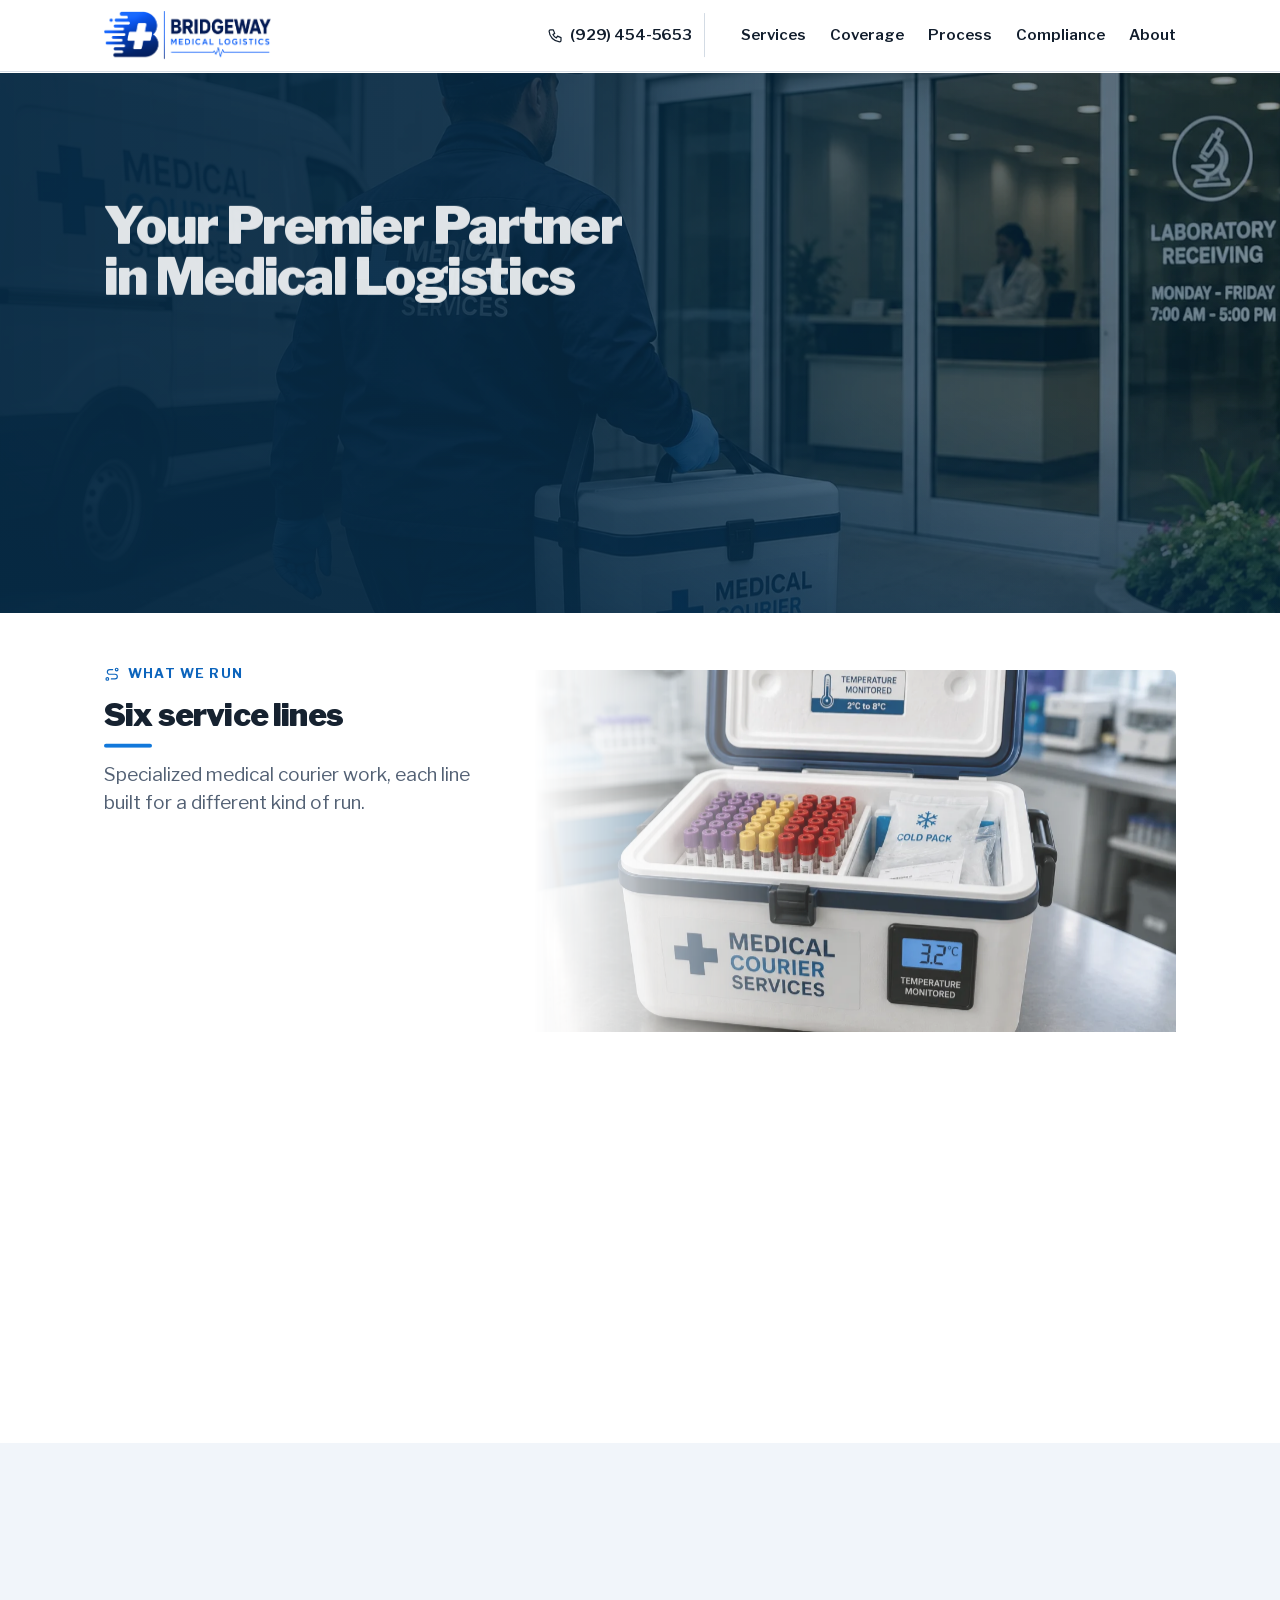
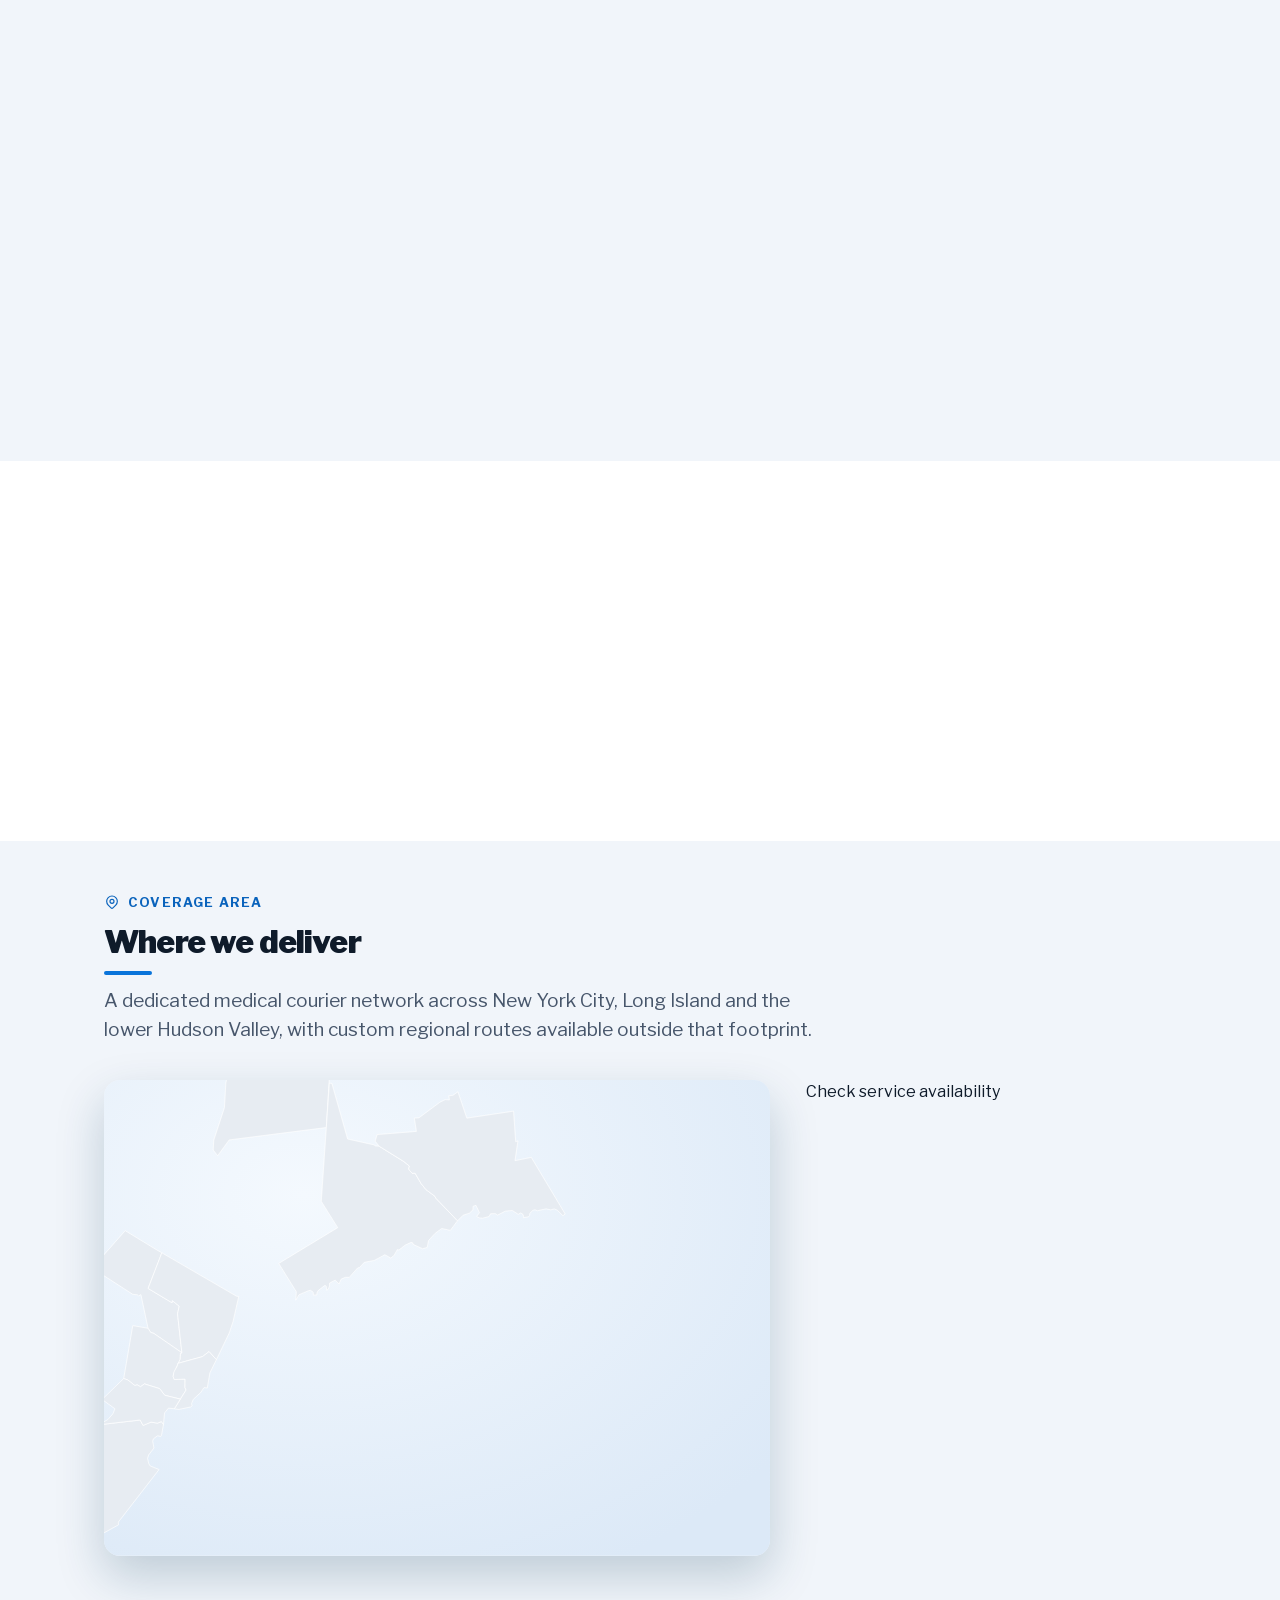
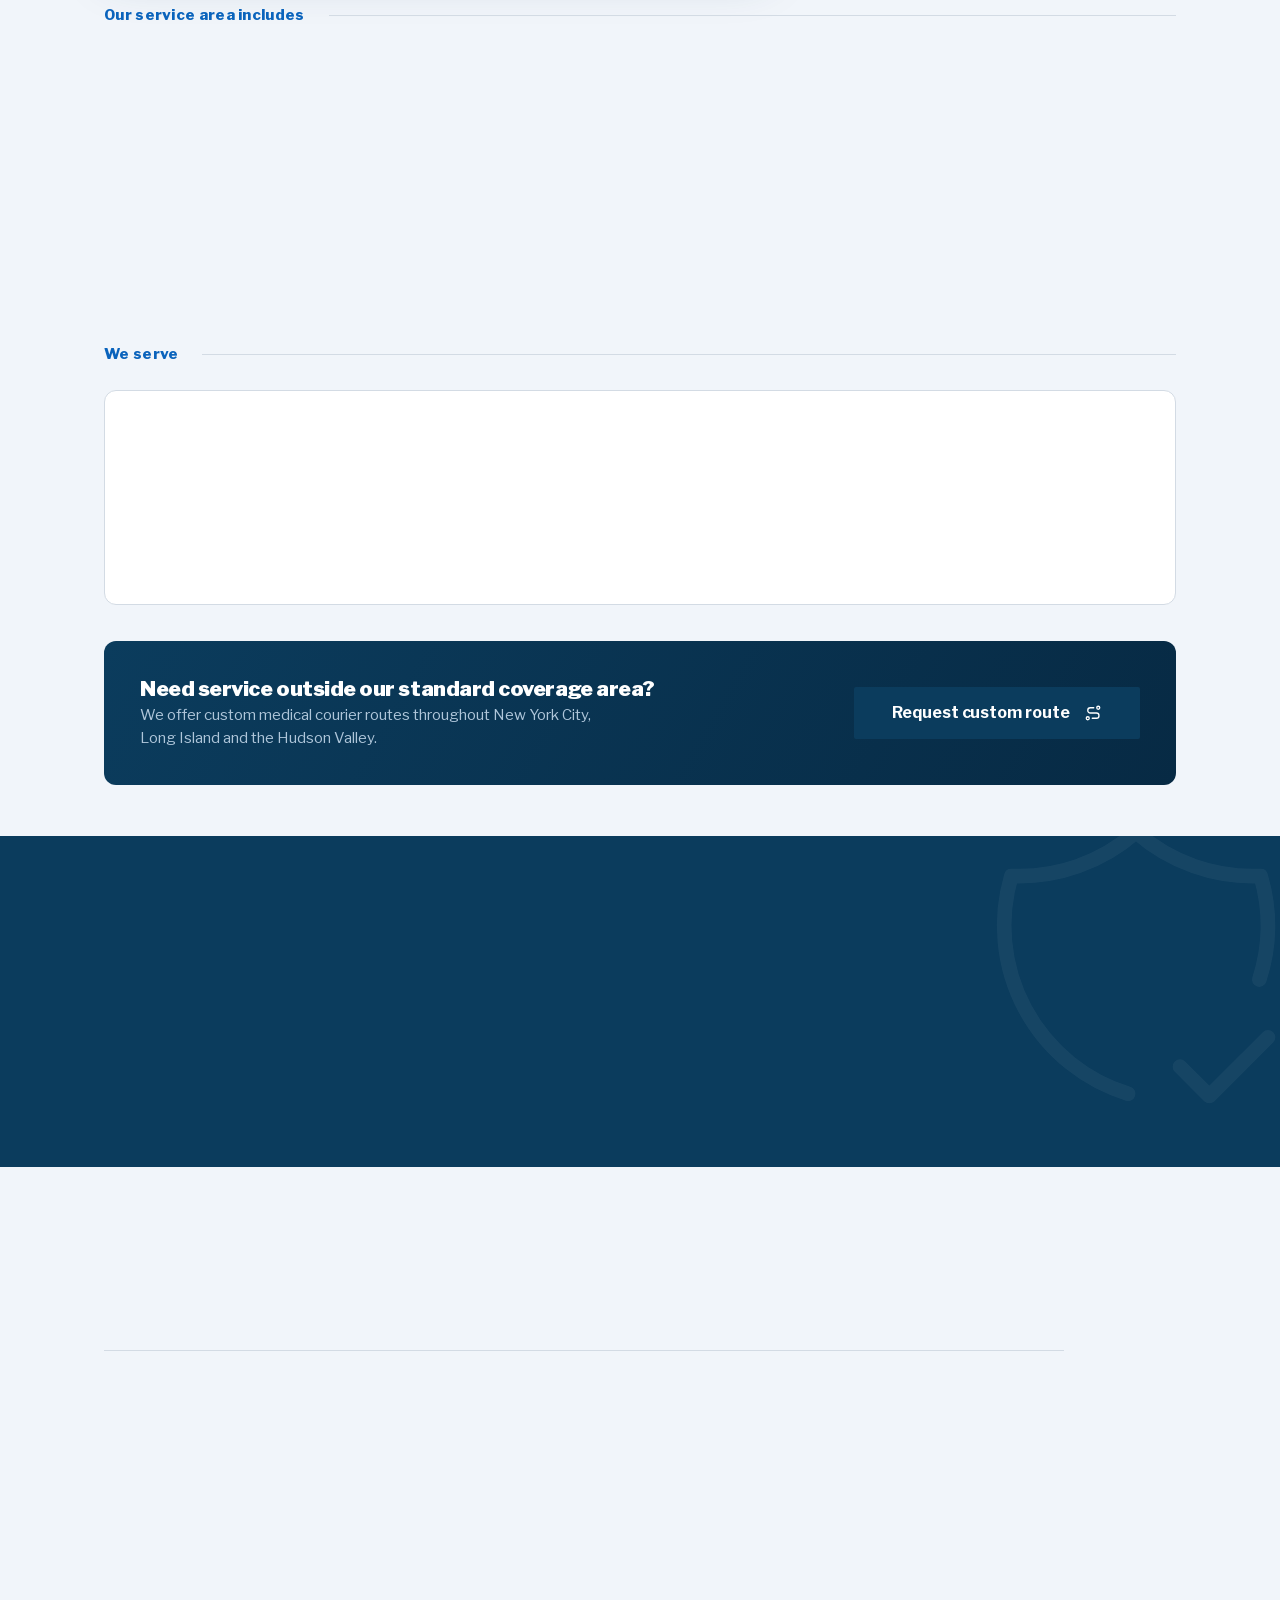
<file: index.html>
<!DOCTYPE html>
<html lang="en">
<head>
<meta charset="utf-8">
<meta name="viewport" content="width=device-width, initial-scale=1">

<title>Bridgeway Medical Logistics | Medical Courier, NYC and Long Island</title>
<meta name="description" content="B2B medical courier for labs, clinics, hospital systems and pharmacies across New York City, Long Island and the Hudson Valley. STAT specimen transport, scheduled lab routes, cold-chain pharma, records under chain of custody.">
<link rel="canonical" href="https://bridgewayml.com/">

<!-- ==========================================================================
     TWO KINDS OF CONTENT ON THIS PAGE. THE DIFFERENCE MATTERS.

     1. FACTS ABOUT THE WORK. Regulatory citations, temperature classes,
        packaging requirements, geography. Independently verifiable and true
        regardless of how Bridgeway operates. These ship as written.

     2. CLAIMS ABOUT BRIDGEWAY. What Joseph holds, does, or commits to.
        Every one is tagged data-verify="pending":

            grep -rn 'data-verify' *.html

        Confirm it, delete the attribute. If it is not true, delete the whole
        element. Never publish an unconfirmed compliance claim to a hospital
        procurement team.

     NOTHING here states an insurance limit, a certification number, a
     response time or a temperature reading that has not been confirmed.
     Those are exactly the numbers a client's procurement file holds you to.

     Domain, phone, email and dispatch address are the client's real
     contact details as of 2026-08-10, not placeholders.
     ========================================================================== -->

<meta property="og:type" content="website">
<meta property="og:site_name" content="Bridgeway Medical Logistics">
<meta property="og:title" content="Bridgeway Medical Logistics | Medical Courier, NYC and Long Island">
<meta property="og:description" content="STAT specimen transport, scheduled lab routes and cold-chain pharma across New York City, Long Island and the Hudson Valley. Documented chain of custody on every run.">
<meta property="og:url" content="https://bridgewayml.com/">
<meta property="og:image" content="https://bridgewayml.com/assets/img/og-cover.jpg">
<meta property="og:image:width" content="1200">
<meta property="og:image:height" content="630">
<meta property="og:image:alt" content="A courier's gloved hands fastening a numbered security seal onto a sealed medical specimen transport cooler at the back of a cargo van.">
<meta name="twitter:card" content="summary_large_image">

<link rel="icon" href="/favicon.svg" type="image/svg+xml">
<link rel="apple-touch-icon" href="/assets/img/apple-touch-icon.png">
<meta name="theme-color" content="#0B3C5D">

<link rel="preload" href="/assets/fonts/librefranklin-var-latin.woff2" as="font" type="font/woff2" crossorigin>
<link rel="stylesheet" href="/assets/css/site.css?v=5">

<!-- Motion boot. Adding the class here (rather than from motion.js) is what
     prevents a flash of un-animated content: the hide rules apply on the very
     first paint. The timeout is the safety net -- if motion.js has not
     confirmed it is alive, the class comes off and the page is simply static
     and complete. Content is never left depending on a script that failed. -->
<script>
  (function () {
    var r = document.documentElement;
    if (window.matchMedia && window.matchMedia('(prefers-reduced-motion: reduce)').matches) return;
    r.classList.add('js-motion');
    setTimeout(function () {
      if (!window.__bwMotionReady) r.classList.remove('js-motion');
    }, 2000);
  })();
</script>
</head>
<body>

<a class="skip" href="#main">Skip to content</a>

<!-- Tabler Icons (MIT). Inlined as one sprite: no extra request, no icon
     font, and no hand-rolled paths. Referenced by id from each section below. -->
<svg class="sprite" aria-hidden="true" focusable="false"><symbol id="i-ambulance" viewBox="0 0 24 24"><path d="M5 17a2 2 0 1 0 4 0a2 2 0 1 0 -4 0" /> <path d="M15 17a2 2 0 1 0 4 0a2 2 0 1 0 -4 0" /> <path d="M5 17h-2v-11a1 1 0 0 1 1 -1h9v12m-4 0h6m4 0h2v-6h-8m0 -5h5l3 5" /> <path d="M6 10h4m-2 -2v4" /></symbol><symbol id="i-calendar-clock" viewBox="0 0 24 24"><path d="M10.5 21h-4.5a2 2 0 0 1 -2 -2v-12a2 2 0 0 1 2 -2h12a2 2 0 0 1 2 2v3" /> <path d="M16 3v4" /> <path d="M8 3v4" /> <path d="M4 11h10" /> <path d="M14 18a4 4 0 1 0 8 0a4 4 0 1 0 -8 0" /> <path d="M18 16.5v1.5l.5 .5" /></symbol><symbol id="i-temperature-snow" viewBox="0 0 24 24"><path d="M4 13.5a4 4 0 1 0 4 0v-8.5a2 2 0 1 0 -4 0v8.5" /> <path d="M4 9h4" /> <path d="M14.75 4l1 2h2.25" /> <path d="M17 4l-3 5l2 3" /> <path d="M20.25 10l-1.25 2l1.25 2" /> <path d="M22 12h-6l-2 3" /> <path d="M18 18h-2.25l-1 2" /> <path d="M17 20l-3 -5h-1" /> <path d="M12 9l2.088 .008" /></symbol><symbol id="i-vaccine-bottle" viewBox="0 0 24 24"><path d="M9 4a1 1 0 0 1 1 -1h4a1 1 0 0 1 1 1v1a1 1 0 0 1 -1 1h-4a1 1 0 0 1 -1 -1l0 -1" /> <path d="M10 6v.98c0 .877 -.634 1.626 -1.5 1.77c-.866 .144 -1.5 .893 -1.5 1.77v8.48a2 2 0 0 0 2 2h6a2 2 0 0 0 2 -2v-8.48c0 -.877 -.634 -1.626 -1.5 -1.77a1.795 1.795 0 0 1 -1.5 -1.77v-.98" /> <path d="M7 12h10" /> <path d="M7 18h10" /> <path d="M11 15h2" /></symbol><symbol id="i-files" viewBox="0 0 24 24"><path d="M15 3v4a1 1 0 0 0 1 1h4" /> <path d="M18 17h-7a2 2 0 0 1 -2 -2v-10a2 2 0 0 1 2 -2h4l5 5v7a2 2 0 0 1 -2 2" /> <path d="M16 17v2a2 2 0 0 1 -2 2h-7a2 2 0 0 1 -2 -2v-10a2 2 0 0 1 2 -2h2" /></symbol><symbol id="i-package" viewBox="0 0 24 24"><path d="M12 3l8 4.5l0 9l-8 4.5l-8 -4.5l0 -9l8 -4.5" /> <path d="M12 12l8 -4.5" /> <path d="M12 12l0 9" /> <path d="M12 12l-8 -4.5" /> <path d="M16 5.25l-8 4.5" /></symbol><symbol id="i-lock" viewBox="0 0 24 24"><path d="M5 13a2 2 0 0 1 2 -2h10a2 2 0 0 1 2 2v6a2 2 0 0 1 -2 2h-10a2 2 0 0 1 -2 -2v-6" /> <path d="M11 16a1 1 0 1 0 2 0a1 1 0 0 0 -2 0" /> <path d="M8 11v-4a4 4 0 1 1 8 0v4" /></symbol><symbol id="i-biohazard" viewBox="0 0 24 24"><path d="M10 12a2 2 0 1 0 4 0a2 2 0 1 0 -4 0" /> <path d="M11.939 14c0 .173 .048 .351 .056 .533l0 .217a4.75 4.75 0 0 1 -4.533 4.745l-.217 0m-4.75 -4.75a4.75 4.75 0 0 1 7.737 -3.693m6.513 8.443a4.75 4.75 0 0 1 -4.69 -5.503l-.06 0m1.764 -2.944a4.75 4.75 0 0 1 7.731 3.477l0 .217m-11.195 -3.813a4.75 4.75 0 0 1 -1.828 -7.624l.164 -.172m6.718 0a4.75 4.75 0 0 1 -1.665 7.798" /></symbol><symbol id="i-box" viewBox="0 0 24 24"><path d="M12 3l8 4.5l0 9l-8 4.5l-8 -4.5l0 -9l8 -4.5" /> <path d="M12 12l8 -4.5" /> <path d="M12 12l0 9" /> <path d="M12 12l-8 -4.5" /></symbol><symbol id="i-clipboard-check" viewBox="0 0 24 24"><path d="M9 5h-2a2 2 0 0 0 -2 2v12a2 2 0 0 0 2 2h10a2 2 0 0 0 2 -2v-12a2 2 0 0 0 -2 -2h-2" /> <path d="M9 5a2 2 0 0 1 2 -2h2a2 2 0 0 1 2 2a2 2 0 0 1 -2 2h-2a2 2 0 0 1 -2 -2" /> <path d="M9 14l2 2l4 -4" /></symbol><symbol id="i-shield-check" viewBox="0 0 24 24"><path d="M11.46 20.846a12 12 0 0 1 -7.96 -14.846a12 12 0 0 0 8.5 -3a12 12 0 0 0 8.5 3a12 12 0 0 1 -.09 7.06" /> <path d="M15 19l2 2l4 -4" /></symbol><symbol id="i-clock-hour-4" viewBox="0 0 24 24"><path d="M3 12a9 9 0 1 0 18 0a9 9 0 1 0 -18 0" /> <path d="M12 12l3 2" /> <path d="M12 7v5" /></symbol><symbol id="i-headset" viewBox="0 0 24 24"><path d="M4 14v-3a8 8 0 1 1 16 0v3" /> <path d="M18 19c0 1.657 -2.686 3 -6 3" /> <path d="M4 14a2 2 0 0 1 2 -2h1a2 2 0 0 1 2 2v3a2 2 0 0 1 -2 2h-1a2 2 0 0 1 -2 -2v-3" /> <path d="M15 14a2 2 0 0 1 2 -2h1a2 2 0 0 1 2 2v3a2 2 0 0 1 -2 2h-1a2 2 0 0 1 -2 -2v-3" /></symbol><symbol id="i-map-pin" viewBox="0 0 24 24"><path d="M9 11a3 3 0 1 0 6 0a3 3 0 0 0 -6 0" /> <path d="M17.657 16.657l-4.243 4.243a2 2 0 0 1 -2.827 0l-4.244 -4.243a8 8 0 1 1 11.314 0" /></symbol><symbol id="i-phone" viewBox="0 0 24 24"><path d="M5 4h4l2 5l-2.5 1.5a11 11 0 0 0 5 5l1.5 -2.5l5 2v4a2 2 0 0 1 -2 2a16 16 0 0 1 -15 -15a2 2 0 0 1 2 -2" /></symbol><symbol id="i-circle-check" viewBox="0 0 24 24"><path d="M3 12a9 9 0 1 0 18 0a9 9 0 1 0 -18 0" /> <path d="M9 12l2 2l4 -4" /></symbol><symbol id="i-hourglass-high" viewBox="0 0 24 24"><path d="M6.5 7h11" /> <path d="M6 20v-2a6 6 0 1 1 12 0v2a1 1 0 0 1 -1 1h-10a1 1 0 0 1 -1 -1" /> <path d="M6 4v2a6 6 0 1 0 12 0v-2a1 1 0 0 0 -1 -1h-10a1 1 0 0 0 -1 1" /></symbol><symbol id="i-snowflake" viewBox="0 0 24 24"><path d="M10 4l2 1l2 -1" /> <path d="M12 2v6.5l3 1.72" /> <path d="M17.928 6.268l.134 2.232l1.866 1.232" /> <path d="M20.66 7l-5.629 3.25l.01 3.458" /> <path d="M19.928 14.268l-1.866 1.232l-.134 2.232" /> <path d="M20.66 17l-5.629 -3.25l-2.99 1.738" /> <path d="M14 20l-2 -1l-2 1" /> <path d="M12 22v-6.5l-3 -1.72" /> <path d="M6.072 17.732l-.134 -2.232l-1.866 -1.232" /> <path d="M3.34 17l5.629 -3.25l-.01 -3.458" /> <path d="M4.072 9.732l1.866 -1.232l.134 -2.232" /> <path d="M3.34 7l5.629 3.25l2.99 -1.738" /></symbol><symbol id="i-thermometer" viewBox="0 0 24 24"><path d="M19 5a2.828 2.828 0 0 1 0 4l-8 8h-4v-4l8 -8a2.828 2.828 0 0 1 4 0" /> <path d="M16 7l-1.5 -1.5" /> <path d="M13 10l-1.5 -1.5" /> <path d="M10 13l-1.5 -1.5" /> <path d="M7 17l-3 3" /></symbol><symbol id="i-route" viewBox="0 0 24 24"><path d="M3 19a2 2 0 1 0 4 0a2 2 0 0 0 -4 0" /> <path d="M19 7a2 2 0 1 0 0 -4a2 2 0 0 0 0 4" /> <path d="M11 19h5.5a3.5 3.5 0 0 0 0 -7h-8a3.5 3.5 0 0 1 0 -7h4.5" /></symbol><symbol id="i-file-check" viewBox="0 0 24 24"><path d="M14 3v4a1 1 0 0 0 1 1h4" /> <path d="M17 21h-10a2 2 0 0 1 -2 -2v-14a2 2 0 0 1 2 -2h7l5 5v11a2 2 0 0 1 -2 2" /> <path d="M9 15l2 2l4 -4" /></symbol><symbol id="i-truck-delivery" viewBox="0 0 24 24"><path d="M5 17a2 2 0 1 0 4 0a2 2 0 1 0 -4 0" /> <path d="M15 17a2 2 0 1 0 4 0a2 2 0 1 0 -4 0" /> <path d="M5 17h-2v-4m-1 -8h11v12m-4 0h6m4 0h2v-6h-8m0 -5h5l3 5" /> <path d="M3 9l4 0" /></symbol><symbol id="i-building-hospital" viewBox="0 0 24 24"><path d="M3 21l18 0" /> <path d="M5 21v-16a2 2 0 0 1 2 -2h10a2 2 0 0 1 2 2v16" /> <path d="M9 21v-4a2 2 0 0 1 2 -2h2a2 2 0 0 1 2 2v4" /> <path d="M10 9l4 0" /> <path d="M12 7l0 4" /></symbol><symbol id="i-microscope" viewBox="0 0 24 24"><path d="M5 21h14" /> <path d="M6 18h2" /> <path d="M7 18v3" /> <path d="M9 11l3 3l6 -6l-3 -3l-6 6" /> <path d="M10.5 12.5l-1.5 1.5" /> <path d="M17 3l3 3" /> <path d="M12 21a6 6 0 0 0 3.715 -10.712" /></symbol><symbol id="i-pill" viewBox="0 0 24 24"><path d="M4.5 12.5l8 -8a4.94 4.94 0 0 1 7 7l-8 8a4.94 4.94 0 0 1 -7 -7" /> <path d="M8.5 8.5l7 7" /></symbol><symbol id="i-stethoscope" viewBox="0 0 24 24"><path d="M6 4h-1a2 2 0 0 0 -2 2v3.5a5.5 5.5 0 0 0 11 0v-3.5a2 2 0 0 0 -2 -2h-1" /> <path d="M8 15a6 6 0 1 0 12 0v-3" /> <path d="M11 3v2" /> <path d="M6 3v2" /> <path d="M18 10a2 2 0 1 0 4 0a2 2 0 1 0 -4 0" /></symbol><symbol id="i-user-square" viewBox="0 0 24 24"><path d="M9 10a3 3 0 1 0 6 0a3 3 0 0 0 -6 0" /> <path d="M6 21v-1a4 4 0 0 1 4 -4h4a4 4 0 0 1 4 4v1" /> <path d="M3 5a2 2 0 0 1 2 -2h14a2 2 0 0 1 2 2v14a2 2 0 0 1 -2 2h-14a2 2 0 0 1 -2 -2v-14" /></symbol><symbol id="i-scissors" viewBox="0 0 24 24"><path d="M3 7a3 3 0 1 0 6 0a3 3 0 1 0 -6 0" /> <path d="M3 17a3 3 0 1 0 6 0a3 3 0 1 0 -6 0" /> <path d="M8.6 8.6l10.4 10.4" /> <path d="M8.6 15.4l10.4 -10.4" /></symbol><symbol id="i-home-heart" viewBox="0 0 24 24"><path d="M21 12l-9 -9l-9 9h2v7a2 2 0 0 0 2 2h6" /> <path d="M9 21v-6a2 2 0 0 1 2 -2h2c.39 0 .754 .112 1.061 .304" /> <path d="M19 21.5l2.518 -2.58a1.74 1.74 0 0 0 0 -2.413a1.627 1.627 0 0 0 -2.346 0l-.168 .172l-.168 -.172a1.627 1.627 0 0 0 -2.346 0a1.74 1.74 0 0 0 0 2.412l2.51 2.59l0 -.009" /></symbol><symbol id="i-scan" viewBox="0 0 24 24"><path d="M5 12h14" /> <path d="M3 7v-2a2 2 0 0 1 2 -2h2" /> <path d="M3 17v2a2 2 0 0 0 2 2h2" /> <path d="M17 3h2a2 2 0 0 1 2 2v2" /> <path d="M17 21h2a2 2 0 0 0 2 -2v-2" /></symbol><symbol id="i-droplet" viewBox="0 0 24 24"><path d="M7.502 19.423c2.602 2.105 6.395 2.105 8.996 0c2.602 -2.105 3.262 -5.708 1.566 -8.546l-4.89 -7.26c-.42 -.625 -1.287 -.803 -1.936 -.397a1.376 1.376 0 0 0 -.41 .397l-4.893 7.26c-1.695 2.838 -1.035 6.441 1.567 8.546" /></symbol><symbol id="i-activity" viewBox="0 0 24 24"><path d="M3 12h4l3 8l4 -16l3 8h4" /></symbol><symbol id="i-droplets" viewBox="0 0 24 24"><path d="M4.072 20.3a2.999 2.999 0 0 0 3.856 0a3.002 3.002 0 0 0 .67 -3.798l-2.095 -3.227a.6 .6 0 0 0 -1.005 0l-2.098 3.227a3.003 3.003 0 0 0 .671 3.798" /> <path d="M16.072 20.3a2.999 2.999 0 0 0 3.856 0a3.002 3.002 0 0 0 .67 -3.798l-2.095 -3.227a.6 .6 0 0 0 -1.005 0l-2.098 3.227a3.003 3.003 0 0 0 .671 3.798" /> <path d="M10.072 10.3a2.999 2.999 0 0 0 3.856 0a3.002 3.002 0 0 0 .67 -3.798l-2.095 -3.227a.6 .6 0 0 0 -1.005 0l-2.098 3.227a3.003 3.003 0 0 0 .671 3.798l.001 0" /></symbol><symbol id="i-dots" viewBox="0 0 24 24"><path d="M4 12a1 1 0 1 0 2 0a1 1 0 1 0 -2 0" /> <path d="M11 12a1 1 0 1 0 2 0a1 1 0 1 0 -2 0" /> <path d="M18 12a1 1 0 1 0 2 0a1 1 0 1 0 -2 0" /></symbol></svg>


<header class="site-head">
  <div class="wrap site-head__inner">
    <a class="brand" href="/">
      <img class="brand__logo" src="/assets/img/logo-header.png" width="167" height="48" alt="Bridgeway Medical Logistics">
    </a>
    <button type="button" class="nav-toggle" aria-expanded="false" aria-controls="site-nav" aria-label="Open menu">
      <svg class="nav-toggle__icon" viewBox="0 0 24 24" aria-hidden="true" focusable="false">
        <path d="M3 6h18M3 12h18M3 18h18" fill="none" stroke="currentColor" stroke-width="2" stroke-linecap="round"/>
      </svg>
    </button>
    <nav class="nav" id="site-nav" aria-label="Main">
      <a class="nav__call" href="tel:+19294545653" aria-label="Call dispatch at (929) 454-5653"><svg class="i" aria-hidden="true"><use href="#i-phone"></use></svg>(929) 454-5653</a>
      <a href="#services">Services</a>
      <a href="#coverage">Coverage</a>
      <a href="#how">Process</a>
      <a href="#compliance">Compliance</a>
      <a href="/about.html">About</a>
    </nav>
  </div>
</header>

<main id="main">

  <!-- Hero ===============================================================
       Full-bleed banner. The photograph is a real <img> behind a navy
       gradient scrim; white text sits on the dark left side. Content is in
       normal flow so it renders with or without the image, and the scrim
       guarantees contrast even where the photo is light (the white van).
       ==================================================================== -->
  <section class="hero" aria-labelledby="hero-h">
    <picture class="hero__bg">
      <source type="image/webp" srcset="/assets/img/lab-delivery-900.webp 900w, /assets/img/lab-delivery.webp 1536w"
              sizes="100vw">
      <img src="/assets/img/lab-delivery.jpg"
           srcset="/assets/img/lab-delivery-900.jpg 900w, /assets/img/lab-delivery.jpg 1536w"
           sizes="100vw" width="1536" height="1024" fetchpriority="high"
           alt="A Bridgeway courier in gloves carrying a sealed specimen cooler toward a clinical laboratory receiving entrance, a marked delivery van at the kerb.">
    </picture>
    <div class="hero__inner wrap">
      <div class="hero__copy">
        <h1 class="display" id="hero-h">Your Premier Partner in Medical Logistics</h1>
        <p class="lead hero__lead">
          Reliable, time-sensitive courier services for healthcare providers
          across New York City, Long Island, and the Hudson Valley.
        </p>
        <div class="btn-row">
          <a class="btn btn--solid btn--pickup" href="#quote">
            Request a Pickup
            <svg class="i" viewBox="0 0 24 24" aria-hidden="true" focusable="false">
              <path d="M9 6l6 6-6 6" fill="none" stroke="currentColor" stroke-width="2.5" stroke-linecap="round" stroke-linejoin="round"/>
            </svg>
          </a>
        </div>
      </div>
    </div>
  </section>

  <!-- Services ========================================================== -->
  <section class="section" id="services" aria-labelledby="svc-h">
    <div class="wrap">
      <div class="svc__intro">
        <div class="section-head section-head--rule">
          <p class="eyebrow"><svg class="i" aria-hidden="true"><use href="#i-route"></use></svg>What we run</p><h2 id="svc-h">Six service lines</h2>
          <p class="lead muted">Specialized medical courier work, each line built for a different kind of run.</p>
        </div>
        <div class="svc__photo" aria-hidden="true">
          <picture>
            <source type="image/webp" srcset="/assets/img/coldchain.webp">
            <img src="/assets/img/coldchain.jpg" width="1100" height="733" loading="lazy" alt="">
          </picture>
        </div>
      </div>

      <div class="svc__grid">
        <div class="svc">
          <div class="svc__head"><span class="badge badge--stat"><svg class="i" aria-hidden="true"><use href="#i-ambulance"></use></svg></span><h3>STAT and emergency runs</h3></div>
          <p>Immediate, dedicated pickup for time-critical specimens, blood products, and urgent hospital deliveries.</p>
          <p class="svc__turn svc__turn--stat"><svg class="i" aria-hidden="true"><use href="#i-phone"></use></svg><span>Dispatched on call</span></p>
        </div>
        <div class="svc">
          <div class="svc__head"><span class="badge"><svg class="i" aria-hidden="true"><use href="#i-calendar-clock"></use></svg></span><h3>Scheduled lab routes</h3></div>
          <p>Daily or recurring pickups for hospitals, clinics, labs, and physician offices, on a fixed window.</p>
          <p class="svc__turn"><svg class="i" aria-hidden="true"><use href="#i-clock-hour-4"></use></svg><span>Fixed daily window</span></p>
        </div>
        <div class="svc" data-verify="pending">
          <div class="svc__head"><span class="badge badge--cold"><svg class="i" aria-hidden="true"><use href="#i-temperature-snow"></use></svg></span><h3>Cold-chain and biologics</h3></div>
          <p>Validated temperature-controlled transport for vaccines, biologics, blood products, and lab samples.</p>
          <p class="svc__turn"><svg class="i" aria-hidden="true"><use href="#i-thermometer"></use></svg><span>Temperature logged</span></p>
        </div>
        <div class="svc" data-verify="pending">
          <div class="svc__head"><span class="badge"><svg class="i" aria-hidden="true"><use href="#i-vaccine-bottle"></use></svg></span><h3>Pharmacy and infusion delivery</h3></div>
          <p>Secure delivery of prescriptions, specialty medications, and infusion therapies, signed on receipt.</p>
          <p class="svc__turn"><svg class="i" aria-hidden="true"><use href="#i-clock-hour-4"></use></svg><span>Time-definite</span></p>
        </div>
        <div class="svc">
          <div class="svc__head"><span class="badge"><svg class="i" aria-hidden="true"><use href="#i-files"></use></svg></span><h3>Records and imaging</h3></div>
          <p>Confidential transport of medical records, imaging, pathology slides, and sensitive documents.</p>
          <p class="svc__turn"><svg class="i" aria-hidden="true"><use href="#i-file-check"></use></svg><span>Same day</span></p>
        </div>
        <div class="svc">
          <div class="svc__head"><span class="badge"><svg class="i" aria-hidden="true"><use href="#i-package"></use></svg></span><h3>Equipment and supply transfers</h3></div>
          <p>Inter-site transport of medical equipment, supplies, diagnostic devices, and reagents.</p>
          <p class="svc__turn"><svg class="i" aria-hidden="true"><use href="#i-truck-delivery"></use></svg><span>Scheduled or on call</span></p>
        </div>
      </div>
    </div>
  </section>

  <!-- Why choose us ==================================================== -->
  <section class="section section--band" id="why" aria-labelledby="why-h">
    <div class="wrap why__grid">
      <figure class="why__fig">
        <picture>
          <source type="image/webp" srcset="/assets/img/equipment.webp">
          <img src="/assets/img/equipment.jpg" width="760" height="507" loading="lazy"
               alt="A Bridgeway courier wheeling shrink-wrapped medical equipment on a dolly toward a hospital patient care unit entrance, a marked delivery van alongside.">
        </picture>
      </figure>
      <div class="why__body">
        <p class="eyebrow"><svg class="i" aria-hidden="true"><use href="#i-shield-check"></use></svg>Why facilities choose us</p>
        <h2 id="why-h">Built for medical freight, not parcels</h2>
        <p class="lead muted">A general courier optimises for stops per hour. That is the wrong instinct for a specimen with a stability window.</p>
        <ul class="why__list">
          <li><svg class="i" aria-hidden="true"><use href="#i-route"></use></svg><div class="why__text"><h3>One courier per run</h3><p>No consolidation, no hand-offs, no warehouse stop where a cooler waits for a second van.</p></div></li>
          <li><svg class="i" aria-hidden="true"><use href="#i-thermometer"></use></svg><div class="why__text"><h3>Temperature controlled</h3><p>Validated containers with the reading logged for the run and reported with the manifest.</p></div></li>
          <li><svg class="i" aria-hidden="true"><use href="#i-clipboard-check"></use></svg><div class="why__text"><h3>Chain of custody</h3><p>Sealed at pickup, signed and timestamped at delivery, the record retained and sent on request.</p></div></li>
          <li data-verify="pending"><svg class="i" aria-hidden="true"><use href="#i-shield-check"></use></svg><div class="why__text"><h3>Bonded and insured</h3><p>Certificate of insurance issued to your facility, named to your entity, renewed before it lapses.</p></div></li>
        </ul>
      </div>
    </div>
  </section>

  <!-- How it works ====================================================== -->
  <section class="section" id="how" aria-labelledby="how-h">
    <div class="wrap">
      <div class="section-head">
        <p class="eyebrow"><svg class="i" aria-hidden="true"><use href="#i-route"></use></svg>How it works</p>
        <h2 id="how-h">From call to proof of delivery</h2>
        <p class="lead muted">Four steps on every run, whether it is a STAT dispatch or a standing daily route.</p>
      </div>
      <ol class="steps">
        <li class="step"><span class="step__num">1</span><span class="step__ic badge"><svg class="i" aria-hidden="true"><use href="#i-phone"></use></svg></span><h3>Schedule a pickup</h3><p>Call dispatch or send the two addresses. You get a window quoted for that specific run.</p></li>
        <li class="step"><span class="step__num">2</span><span class="step__ic badge"><svg class="i" aria-hidden="true"><use href="#i-truck-delivery"></use></svg></span><h3>Courier dispatched</h3><p>One named courier is assigned. Nothing else rides with your specimen.</p></li>
        <li class="step"><span class="step__num">3</span><span class="step__ic badge"><svg class="i" aria-hidden="true"><use href="#i-shield-check"></use></svg></span><h3>Secure transport</h3><p>Sealed and logged at pickup, held at temperature, driven direct with no route deviation.</p></li>
        <li class="step"><span class="step__num">4</span><span class="step__ic badge"><svg class="i" aria-hidden="true"><use href="#i-file-check"></use></svg></span><h3>Proof of delivery</h3><p>Signed and timestamped at the receiving department. The closed manifest is yours on request.</p></li>
      </ol>
    </div>
  </section>

  <!-- Coverage ==========================================================
       The map is real geography, not a schematic: county boundaries come from
       US Census cartographic data (500k), projected to Web Mercator and
       simplified. Served counties are filled, neighbours are drawn unshaded
       so it reads as a map rather than floating shapes.

       The ZIP check is also real. 394 ZIPs across the nine served counties,
       from a public state/county/ZIP crosswalk, embedded in site.js so the
       lookup needs no request. An unrecognised ZIP is never told "no": it is
       told to call dispatch, because a wrong no loses a booking.
       ================================================================== -->
  <section class="section section--band cov" id="coverage" aria-labelledby="cov-h">
    <div class="wrap">

      <div class="cov__head">
        <p class="eyebrow"><svg class="i" aria-hidden="true"><use href="#i-map-pin"></use></svg>Coverage area</p>
        <h2 id="cov-h" class="has-rule">Where we deliver</h2>
        <p class="lead muted">
          A dedicated medical courier network across New York City, Long
          Island and the lower Hudson Valley, with custom regional routes
          available outside that footprint.
        </p>
      </div>

      <div class="cov__layout">
        <figure class="cov__map">
          <button type="button" class="map__expand" aria-pressed="false">Expand</button>
          <svg class="map__svg" viewBox="0 0 980 700" role="img" aria-labelledby="mapt mapd" xmlns="http://www.w3.org/2000/svg">
<title id="mapt">Bridgeway service network</title>
<desc id="mapd">A logistics network map showing New York City -- Manhattan, Brooklyn, Queens, the Bronx and Staten Island -- Nassau and Suffolk Counties on Long Island, and Westchester, Rockland and Putnam Counties, connected by delivery routes between hub markers. Surrounding areas, including northern New Jersey, are shown unshaded for orientation and are not served; the eastern half of Suffolk County extends beyond this view.</desc>
<defs>
<linearGradient id="mapLand" x1="0" y1="0" x2="1" y2="1"><stop offset="0%" stop-color="#2E93F0"/><stop offset="100%" stop-color="#0A5FB0"/></linearGradient>
<radialGradient id="mapWater" cx="30%" cy="24%" r="90%"><stop offset="0%" stop-color="#F4F9FE"/><stop offset="100%" stop-color="#DCE9F7"/></radialGradient>
<filter id="hubGlow" x="-200%" y="-200%" width="500%" height="500%"><feGaussianBlur in="SourceGraphic" stdDeviation="4.5" result="b"/><feMerge><feMergeNode in="b"/><feMergeNode in="SourceGraphic"/></feMerge></filter>
</defs>
<rect class="map__water" width="980" height="700"/>
<path class="map__ctx" d="M77.7 250.1L85.1 254.3L64.9 306.7L100.1 327.8L100.4 324.6L110.7 332.8L108.2 344.1L114.6 401.4L73.3 372.9L68.7 371.5L64.8 365.3L54.3 315.8L51.0 317.7L49.1 316.1L42.2 315.3L-17.4 276.8L31.2 221.7L77.7 250.1Z"/>
<path class="map__ctx" d="M85.1 254.3L195.2 318.3L198.3 318.4L189.8 355.7L184.3 372.3L165.4 411.5L154.6 399.7L144.8 407.1L108.4 417.1L111.7 411.4L112.4 402.2L114.6 401.4L108.2 344.1L110.7 332.8L100.4 324.6L100.1 327.8L64.9 306.7L85.1 254.3Z"/>
<path class="map__ctx" d="M102.3 432.0L101.9 436.4L103.3 440.7L119.3 440.2L119.2 452.8L120.8 456.2L112.3 469.6L89.3 463.9L81.9 454.2L59.5 447.2L53.7 451.4L48.8 448.6L45.4 449.6L35.0 441.4L29.0 439.2L42.3 361.4L64.8 365.3L68.7 371.5L73.3 372.9L114.6 401.4L112.4 402.2L111.7 411.4L102.3 432.0Z"/>
<path class="map__ctx" d="M165.4 411.5L155.8 431.1L152.0 453.2L147.1 452.6L142.6 459.6L131.4 469.9L128.8 476.4L129.7 479.4L127.4 481.2L109.9 484.8L103.5 483.8L120.8 456.2L119.2 452.8L119.3 440.2L103.3 440.7L101.9 436.4L102.8 429.8L108.2 420.2L108.4 417.1L144.8 407.1L154.6 399.7L165.4 411.5Z"/>
<path class="map__ctx" d="M177.2 40.6L179.3 4.3L181.1 -3.5L179.6 -10.7L181.6 -27.8L174.1 -105.2L185.6 -188.5L263.1 -154.1L328.2 -141.2L338.9 -174.8L342.3 -174.8L327.1 70.0L184.2 88.2L167.3 111.4L160.7 103.1L161.5 88.7L177.2 40.6Z"/>
<path class="map__ctx" d="M331.6 4.7L335.3 5.0L358.5 86.8L397.5 95.5L399.1 97.0L404.9 97.4L441.3 120.0L449.4 126.7L448.3 130.9L453.5 137.3L457.8 137.2L466.7 152.5L473.9 161.4L486.9 171.0L488.2 173.8L520.2 207.2L509.6 221.3L496.9 218.5L486.7 226.1L477.5 236.3L475.6 246.4L468.8 248.3L454.7 241.8L454.4 239.7L451.9 238.9L443.1 243.0L434.0 250.2L431.6 249.6L427.1 257.8L422.0 262.0L413.3 257.1L397.8 265.5L383.0 268.3L376.0 275.9L373.2 276.6L360.8 290.5L355.4 290.3L349.0 293.0L345.8 300.2L340.2 294.5L331.8 298.9L331.9 303.2L329.8 308.0L327.6 309.4L327.1 303.6L325.3 302.1L315.8 309.2L313.8 311.9L313.0 316.3L308.1 316.6L307.7 312.1L303.9 309.5L301.0 310.0L287.0 316.0L282.1 324.0L283.0 311.6L257.1 269.9L343.9 217.3L319.7 178.6L331.6 4.7Z"/>
<path class="map__ctx" d="M-13.0 540.5L-22.0 530.3L-3.4 504.8L-1.1 506.6L53.2 500.3L57.5 508.3L69.3 503.4L78.6 505.0L84.5 502.6L87.5 507.0L84.6 522.9L83.4 524.5L78.7 523.6L72.6 528.1L71.6 531.5L73.5 541.5L65.7 551.7L64.1 556.8L65.9 564.5L67.9 567.9L81.0 573.2L21.1 650.5L21.3 654.6L-2.5 667.8L-10.8 666.9L-42.1 644.6L-58.7 610.2L-12.7 563.3L-2.2 555.5L-13.0 540.5Z"/>
<path class="map__ctx" d="M87.5 507.0L84.5 502.6L78.6 505.0L69.3 503.4L57.5 508.3L53.2 500.3L-1.1 506.6L-3.4 504.8L5.6 499.8L13.0 491.3L16.1 483.8L-2.7 470.1L29.0 439.2L35.0 441.4L45.4 449.6L48.8 448.6L53.7 451.4L59.5 447.2L81.9 454.2L89.3 463.9L112.3 469.6L103.5 483.8L94.8 482.9L89.1 489.9L87.5 507.0Z"/>
<path class="map__ctx" d="M459.7 75.6L456.6 56.0L463.5 55.6L494.3 32.7L502.1 28.8L508.3 29.3L507.3 23.2L513.5 22.5L520.8 17.3L533.9 56.1L602.7 45.8L605.8 90.7L609.1 89.6L604.8 118.7L628.7 113.8L678.6 197.2L675.3 199.7L666.8 191.4L662.5 189.7L657.3 191.1L650.5 189.6L637.5 192.4L634.3 190.9L630.9 191.9L626.5 196.3L626.3 199.3L624.5 201.4L617.4 202.5L616.7 197.9L613.2 195.6L609.5 197.7L600.8 192.0L590.6 193.0L579.1 198.8L576.2 196.7L568.8 196.8L566.6 200.9L556.9 203.4L551.9 202.8L548.4 200.7L552.5 195.3L547.4 184.5L543.2 185.8L542.9 191.0L537.7 195.9L528.3 199.1L520.2 207.2L488.2 173.8L486.9 171.0L473.9 161.4L466.7 152.5L457.8 137.2L453.5 137.3L450.0 133.5L448.3 130.9L449.4 126.7L441.3 120.0L404.9 97.4L399.0 90.0L401.9 80.3L459.7 75.6Z"/>
<path class="map__zone" d="M247.7 510.9L266.8 437.4L266.3 433.0L250.4 419.9L242.7 410.4L247.8 400.9L247.7 398.2L256.9 386.0L257.5 384.1L256.1 380.1L262.1 377.9L275.6 384.0L282.6 380.8L283.1 374.1L290.4 364.7L296.2 364.9L313.0 356.7L320.8 359.8L331.0 357.2L332.5 357.9L337.8 355.4L338.8 353.2L354.0 394.8L365.0 471.3L364.8 499.8L315.7 512.1L298.5 510.2L285.8 512.5L247.6 511.8L247.7 510.9Z"><title>Nassau</title></path>
<path class="map__zone" d="M207.1 459.9L197.4 465.8L194.6 459.6L188.5 453.4L185.8 444.6L182.9 443.6L179.5 440.0L173.9 440.0L176.7 433.5L183.7 424.0L182.5 422.7L183.7 420.5L186.2 421.6L192.4 415.0L191.7 412.5L199.5 415.4L199.7 416.7L206.4 416.9L209.3 412.0L220.7 409.3L227.6 408.4L233.9 410.8L236.5 410.4L238.1 413.1L240.0 413.0L242.7 410.4L250.4 419.9L266.3 433.0L266.8 437.4L247.7 510.9L248.1 508.9L240.4 508.8L229.1 511.7L183.9 530.2L184.5 523.1L182.5 520.3L213.9 509.8L210.1 478.9L211.8 474.6L208.2 466.1L207.1 459.9Z"><title>Queens</title></path>
<path class="map__zone" d="M179.1 212.5L185.0 221.0L192.8 240.0L197.8 244.9L200.7 254.7L197.9 278.4L199.9 299.4L198.3 318.4L195.2 318.3L77.7 250.1L167.3 164.9L179.1 212.5Z"><title>Rockland</title></path>
<path class="map__zone" d="M354.0 394.8L338.8 353.2L340.7 344.2L343.0 342.2L350.6 346.2L360.2 347.5L362.6 349.9L363.0 353.8L371.1 354.4L372.2 352.1L372.9 338.6L375.7 338.0L382.3 346.3L389.9 351.4L392.5 352.0L397.5 350.0L410.4 352.4L433.7 361.5L462.1 350.4L465.0 332.9L475.8 330.2L486.0 329.7L499.4 334.8L500.6 333.7L516.3 332.7L554.5 334.4L576.5 331.2L594.9 333.3L599.9 328.6L616.0 323.8L624.9 321.8L633.5 322.9L661.8 318.2L668.8 312.6L670.4 309.8L684.3 299.4L700.0 292.6L711.4 276.7L721.0 275.8L728.5 271.9L743.0 254.4L754.9 251.1L766.0 244.0L770.3 242.7L774.1 244.8L782.2 241.5L784.7 242.3L784.9 243.7L779.3 252.8L775.2 256.8L762.7 264.4L762.8 255.2L760.6 252.4L756.4 252.8L753.4 255.1L750.3 260.7L750.4 266.9L756.7 275.5L763.6 279.1L769.8 279.4L771.1 281.1L768.8 285.2L772.1 292.9L776.8 297.3L787.8 296.3L797.6 301.9L801.6 301.8L811.4 292.1L814.6 292.7L820.4 298.4L820.4 305.8L827.9 317.1L832.9 321.0L835.3 321.1L839.7 318.7L842.1 312.8L847.3 312.6L848.6 314.8L850.8 314.0L850.7 307.4L852.3 306.5L856.4 307.3L863.8 303.8L869.3 298.4L880.7 294.7L882.9 291.6L883.4 283.7L897.6 279.3L904.8 279.2L908.2 281.6L917.1 281.0L920.0 284.0L913.7 292.5L903.2 298.2L891.9 301.0L828.5 330.1L728.9 379.5L702.6 390.7L602.3 427.8L597.0 428.8L563.4 442.2L495.4 473.4L441.1 490.0L422.1 494.4L406.4 494.7L401.8 487.7L390.4 490.2L364.8 499.8L365.0 471.3L354.0 394.8Z"><title>Suffolk</title></path>
<path class="map__zone" d="M236.5 410.4L233.9 410.8L227.6 408.4L220.7 409.3L209.3 412.0L206.4 416.9L199.7 416.7L199.5 415.4L191.7 412.5L193.6 375.0L192.1 373.6L190.7 375.3L184.3 372.3L189.8 355.7L223.0 368.6L237.4 372.8L235.5 383.4L238.2 392.5L237.3 393.5L235.7 391.1L234.3 384.6L231.7 388.3L229.1 387.6L227.0 388.9L226.0 394.3L227.3 398.9L232.5 403.4L236.5 410.4Z"><title>The Bronx</title></path>
<path class="map__zone" d="M207.1 459.9L208.2 466.1L211.8 474.6L210.1 478.9L213.9 509.8L182.5 520.3L178.4 517.0L163.8 518.4L160.0 518.2L156.4 516.4L156.1 514.7L160.1 508.8L159.5 506.5L156.8 504.1L149.1 502.4L146.7 498.4L145.7 492.8L149.3 482.7L154.2 476.8L152.6 466.4L153.9 467.2L159.3 462.7L162.6 455.7L171.4 453.4L174.3 446.4L173.9 440.0L179.5 440.0L182.9 443.6L185.8 444.6L188.5 453.4L194.6 459.6L197.4 465.8L207.1 459.9Z"><title>Brooklyn</title></path>
<path class="map__zone" d="M173.9 440.0L174.3 446.4L171.4 453.4L162.6 455.7L159.3 462.7L153.9 467.2L151.9 463.7L154.8 456.8L152.0 453.2L155.8 431.1L184.3 372.3L190.7 375.3L192.1 373.6L193.6 376.3L192.4 415.0L186.2 421.6L183.7 420.5L182.5 422.7L183.7 424.0L176.7 433.5L173.9 440.0Z"><title>Manhattan</title></path>
<path class="map__zone" d="M166.9 166.3L167.3 111.4L184.2 88.2L327.1 70.0L322.0 145.4L166.9 166.3Z"><title>Putnam</title></path>
<path class="map__zone" d="M109.5 534.9L97.7 542.1L96.2 541.7L86.2 546.9L82.9 550.1L78.1 550.7L73.3 553.2L70.5 550.3L70.0 547.6L71.2 544.8L74.7 541.5L75.1 536.7L72.9 531.0L79.6 525.5L83.8 525.6L86.0 522.8L88.4 509.5L91.5 503.6L91.2 496.9L89.2 495.3L89.7 489.7L93.6 484.7L96.9 483.1L106.5 486.3L130.1 481.7L133.8 481.9L136.0 485.2L136.8 493.3L141.9 502.8L139.7 507.5L121.2 529.4L117.6 531.3L112.1 537.2L109.5 534.9Z"><title>Staten Island</title></path>
<path class="map__zone" d="M332.6 224.1L257.1 269.9L283.0 311.6L282.6 326.6L281.1 331.8L274.7 334.5L271.7 342.7L259.3 348.9L246.8 358.0L237.4 372.8L223.0 368.6L189.8 355.7L198.3 318.4L199.9 299.4L197.9 278.4L200.7 254.7L197.8 244.9L192.8 240.0L185.0 221.0L179.1 212.5L166.9 166.3L322.0 145.4L319.7 178.6L343.9 217.3L332.6 224.1Z"><title>Westchester</title></path>
<g class="map__routes">
<path class="map__route" d="M165.8 434.9 Q173.1 435.4 180.5 467.8"/>
<path class="map__route" d="M165.8 434.9 Q187.2 396.3 208.6 389.8"/>
<path class="map__route" d="M165.8 434.9 Q199.6 423.7 233.3 444.4"/>
<path class="map__route" d="M180.5 467.8 Q206.9 440.1 233.3 444.4"/>
<path class="map__route" d="M165.8 434.9 Q136.6 458.5 107.5 514.1"/>
<path class="map__route" d="M165.8 434.9 Q267.0 408.4 368.1 413.8"/>
<path class="map__route" d="M208.6 389.8 Q226.6 329.4 244.7 301.1"/>
<path class="map__route" d="M244.7 301.1 Q217.2 271.7 189.7 274.3"/>
<path class="map__route" d="M244.7 301.1 Q258.8 192.2 273.0 115.4"/>
</g>
<g class="map__hubs">
<circle class="map__hub-glow" cx="165.8" cy="434.9" r="11" filter="url(#hubGlow)"/>
<line class="map__leader" x1="165.8" y1="434.9" x2="101.8" y2="402.9"/>
<circle class="map__hub" cx="165.8" cy="434.9" r="6.5"/>
<rect class="map__chip" x="51.9" y="389.4" width="99.8" height="27" rx="13.5"/>
<text class="map__hub-label" x="101.8" y="408.1" text-anchor="middle" font-size="16">Manhattan</text>
<circle class="map__hub-glow" cx="180.5" cy="467.8" r="11" filter="url(#hubGlow)"/>
<line class="map__leader" x1="180.5" y1="467.8" x2="196.5" y2="519.8"/>
<circle class="map__hub" cx="180.5" cy="467.8" r="6.5"/>
<rect class="map__chip" x="150.7" y="506.3" width="91.6" height="27" rx="13.5"/>
<text class="map__hub-label" x="196.5" y="524.9" text-anchor="middle" font-size="16">Brooklyn</text>
<circle class="map__hub-glow" cx="233.3" cy="444.4" r="11" filter="url(#hubGlow)"/>
<line class="map__leader" x1="233.3" y1="444.4" x2="321.3" y2="452.4"/>
<circle class="map__hub" cx="233.3" cy="444.4" r="6.5"/>
<rect class="map__chip" x="283.7" y="438.9" width="75.2" height="27" rx="13.5"/>
<text class="map__hub-label" x="321.3" y="457.5" text-anchor="middle" font-size="16">Queens</text>
<circle class="map__hub-glow" cx="208.6" cy="389.8" r="11" filter="url(#hubGlow)"/>
<line class="map__leader" x1="208.6" y1="389.8" x2="274.6" y2="369.8"/>
<circle class="map__hub" cx="208.6" cy="389.8" r="6.5"/>
<rect class="map__chip" x="241.1" y="356.3" width="67.0" height="27" rx="13.5"/>
<text class="map__hub-label" x="274.6" y="374.9" text-anchor="middle" font-size="16">Bronx</text>
<circle class="map__hub-glow" cx="107.5" cy="514.1" r="11" filter="url(#hubGlow)"/>
<line class="map__leader" x1="107.5" y1="514.1" x2="73.5" y2="564.1"/>
<circle class="map__hub" cx="107.5" cy="514.1" r="6.5"/>
<rect class="map__chip" x="7.2" y="550.6" width="132.6" height="27" rx="13.5"/>
<text class="map__hub-label" x="73.5" y="569.2" text-anchor="middle" font-size="16">Staten Island</text>
<circle class="map__hub-glow" cx="368.1" cy="413.8" r="11" filter="url(#hubGlow)"/>
<line class="map__leader" x1="368.1" y1="413.8" x2="368.1" y2="375.8"/>
<circle class="map__hub" cx="368.1" cy="413.8" r="6.5"/>
<rect class="map__chip" x="310.0" y="362.3" width="116.2" height="27" rx="13.5"/>
<text class="map__hub-label" x="368.1" y="380.9" text-anchor="middle" font-size="16">Long Island</text>
<circle class="map__hub-glow" cx="244.7" cy="301.1" r="11" filter="url(#hubGlow)"/>
<line class="map__leader" x1="244.7" y1="301.1" x2="330.7" y2="307.1"/>
<circle class="map__hub" cx="244.7" cy="301.1" r="6.5"/>
<rect class="map__chip" x="268.5" y="293.6" width="124.4" height="27" rx="13.5"/>
<text class="map__hub-label" x="330.7" y="312.2" text-anchor="middle" font-size="16">White Plains</text>
<circle class="map__hub-glow" cx="189.7" cy="274.3" r="11" filter="url(#hubGlow)"/>
<line class="map__leader" x1="189.7" y1="274.3" x2="119.7" y2="270.3"/>
<circle class="map__hub" cx="189.7" cy="274.3" r="6.5"/>
<rect class="map__chip" x="86.2" y="256.8" width="67.0" height="27" rx="13.5"/>
<text class="map__hub-label" x="119.7" y="275.4" text-anchor="middle" font-size="16">Nyack</text>
<circle class="map__hub-glow" cx="273.0" cy="115.4" r="11" filter="url(#hubGlow)"/>
<line class="map__leader" x1="273.0" y1="115.4" x2="345.0" y2="119.4"/>
<circle class="map__hub" cx="273.0" cy="115.4" r="6.5"/>
<rect class="map__chip" x="307.4" y="105.9" width="75.2" height="27" rx="13.5"/>
<text class="map__hub-label" x="345.0" y="124.5" text-anchor="middle" font-size="16">Carmel</text>
</g>
</svg>
        </figure>
        <p id="map-tap-out" role="status" aria-live="polite"></p>

        <div class="cov__rail">

          <details class="zipcheck__drawer">
            <summary>Check service availability</summary>
            <form class="zipcheck" id="zipcheck" novalidate>
              <label for="zip">ZIP code</label>
              <div class="zipcheck__row">
                <input type="text" id="zip" name="zip" inputmode="numeric" autocomplete="postal-code"
                       maxlength="5" placeholder="Enter ZIP code" aria-describedby="zipout">
                <button class="btn btn--solid" type="submit">Check Coverage</button>
              </div>
              <p class="zipcheck__out" id="zipout" role="status" aria-live="polite"></p>
            </form>
          </details>

        </div>
      </div>

      <div class="cov__section-label">Our service area includes</div>
      <div class="cov__cards">
        <div class="cov__card">
          <div class="cov__silhouette-wrap"><svg class="cov__silhouette" viewBox="0 0 100 100" aria-hidden="true"><path d="M22.5 85.9L15.1 89.3L13.6 90.7L11.6 91.0L9.6 92.0L9.1 91.9L8.2 89.6L8.7 88.5L10.2 87.1L10.3 85.0L9.4 82.6L12.3 80.3L14.1 80.3L15.0 79.1L16.0 73.4L17.1 71.9L17.3 70.9L17.2 68.1L16.5 67.9L16.4 67.4L16.5 65.0L18.2 62.9L19.6 62.2L20.5 62.3L21.1 62.9L23.7 63.5L33.7 61.6L35.3 61.7L36.3 63.1L36.6 66.5L38.8 70.6L37.8 72.6L30.0 81.9L28.4 82.7L26.1 85.2L25.0 84.2L22.5 85.9Z M54.3 76.6L48.1 77.2L45.4 76.7L44.8 75.6L46.5 73.1L46.3 72.1L45.1 71.1L41.8 70.4L40.8 68.7L40.4 66.3L41.0 63.9L41.9 62.0L44.0 59.5L43.7 55.6L43.0 54.0L44.0 52.3L44.2 51.0L43.8 50.0L43.1 49.5L44.7 40.1L56.8 15.1L59.1 8.0L73.3 13.5L79.4 15.3L78.6 19.8L78.7 20.6L79.6 22.0L79.7 23.7L79.1 23.9L78.2 22.2L78.5 21.2L77.8 20.4L77.0 21.9L75.8 21.6L75.0 22.1L74.5 24.4L75.1 26.4L76.2 27.7L77.3 28.3L79.7 32.4L80.5 32.4L81.6 31.3L84.9 35.3L91.7 40.9L91.8 42.0L83.8 74.0L83.9 73.2L80.7 73.1L75.9 74.4L56.6 82.2L56.9 79.2L56.4 78.3L54.3 76.6Z M41.0 51.6L40.1 53.7L39.8 53.5L40.6 51.3L41.0 51.6Z M82.1 20.6L82.0 22.5L81.5 22.5L80.9 21.8L80.9 19.6L81.3 19.4L82.1 20.6Z"/></svg></div>
          <h3>New York City</h3>
          <p>Manhattan, Brooklyn, Queens, the Bronx and Staten Island, door to door.</p>
        </div>
        <div class="cov__card">
          <div class="cov__silhouette-wrap"><svg class="cov__silhouette" viewBox="0 0 100 100" aria-hidden="true"><path d="M11.0 61.0L10.9 60.7L9.0 59.1L8.0 57.9L8.6 56.7L8.6 56.4L9.8 54.9L9.8 54.6L9.7 54.1L10.4 53.9L12.1 54.6L12.9 54.2L13.0 53.4L13.9 52.2L14.6 52.2L16.7 51.2L17.7 51.6L18.9 51.3L19.1 51.4L19.8 51.1L20.2 49.7L20.4 49.4L21.4 49.9L22.6 50.1L22.9 50.4L22.9 50.9L23.9 50.9L24.1 50.7L24.0 49.7L24.1 49.0L24.5 48.9L25.3 49.9L26.3 50.6L26.6 50.6L26.6 50.5L27.2 50.4L28.8 50.7L31.7 51.8L35.2 50.4L35.3 50.1L35.4 48.9L35.6 48.3L36.9 47.9L38.2 47.9L39.8 48.5L40.0 48.4L41.9 48.3L46.7 48.5L49.4 48.1L51.7 48.3L52.3 47.7L54.3 47.1L55.4 46.9L56.5 47.0L60.0 46.4L60.8 45.8L61.0 45.4L61.5 45.2L62.8 44.1L64.7 43.3L65.4 42.4L66.1 41.3L67.3 41.2L68.2 40.7L70.0 38.5L71.5 38.1L72.9 37.2L73.4 37.1L73.9 37.3L74.9 36.9L75.2 37.0L75.2 37.2L74.5 38.3L74.0 38.8L72.5 39.8L72.5 38.6L72.2 38.3L71.7 38.3L71.3 38.6L71.0 39.3L71.0 40.1L71.7 41.2L72.6 41.6L73.4 41.6L73.5 41.8L73.2 42.4L73.7 43.3L74.2 43.9L75.6 43.7L76.8 44.4L77.3 44.4L77.6 44.2L78.0 43.6L78.5 43.2L78.9 43.3L79.7 44.0L79.7 44.5L79.6 44.9L80.6 46.3L81.2 46.8L81.5 46.8L82.0 46.5L82.3 45.8L83.0 45.8L83.1 46.0L83.4 45.9L83.5 45.7L83.4 45.1L83.6 45.0L84.1 45.1L85.0 44.7L85.7 44.0L87.1 43.5L87.4 43.2L87.5 42.2L89.2 41.6L90.1 41.6L90.5 41.9L91.4 41.9L91.6 41.8L91.9 42.0L92.0 42.2L91.2 43.3L89.9 44.0L88.5 44.3L84.4 46.3L80.7 47.9L68.3 54.1L65.0 55.4L52.6 60.0L51.9 60.2L47.8 61.8L39.3 65.7L31.3 68.1L30.2 68.3L28.3 68.3L27.7 67.5L26.3 67.8L24.5 68.5L22.0 69.4L17.1 70.5L14.9 70.3L13.3 70.6L8.6 70.5L11.0 61.0Z M80.1 39.6L82.0 40.4L82.1 40.8L81.9 42.9L81.4 43.1L81.4 41.9L81.0 41.1L80.4 40.9L79.6 40.9L79.4 40.8L79.4 40.6L79.5 40.4L80.0 40.0L80.1 39.6Z M88.5 30.0L86.6 30.9L85.6 31.6L84.1 31.8L84.4 31.0L84.9 30.4L85.4 30.4L86.1 30.0L86.6 30.0L88.9 29.4L88.5 30.0Z"/></svg></div>
          <h3>Long Island</h3>
          <p>Nassau &amp; Suffolk Counties and every community across the Island.</p>
        </div>
        <div class="cov__card">
          <div class="cov__silhouette-wrap"><svg class="cov__silhouette" viewBox="0 0 100 100" aria-hidden="true"><path d="M59.0 91.3L59.0 91.9L58.6 92.0L58.2 91.6L58.6 90.8L59.0 91.3Z M86.8 48.8L62.8 63.3L70.0 74.8L69.7 78.3L69.9 79.0L69.5 80.4L67.7 81.2L66.9 83.5L63.4 85.2L60.0 87.7L57.4 91.8L53.4 90.6L44.2 87.0L46.5 76.7L45.7 76.7L13.2 57.8L38.0 34.3L38.0 19.4L42.6 13.0L82.2 8.0L80.1 38.0L86.8 48.8Z"/></svg></div>
          <h3>Hudson Valley</h3>
          <p>Westchester, Rockland &amp; Putnam Counties, direct from the city line.</p>
        </div>
      </div>

      <div class="cov__section-label">We serve</div>
      <div class="cov__served">
        <ul class="cov__served-grid">
          <li><svg class="i" aria-hidden="true"><use href="#i-building-hospital"></use></svg>Hospitals</li>
          <li><svg class="i" aria-hidden="true"><use href="#i-microscope"></use></svg>Laboratories</li>
          <li><svg class="i" aria-hidden="true"><use href="#i-stethoscope"></use></svg>Clinics</li>
          <li><svg class="i" aria-hidden="true"><use href="#i-user-square"></use></svg>Physician offices</li>
          <li><svg class="i" aria-hidden="true"><use href="#i-home-heart"></use></svg>Nursing homes</li>
          <li><svg class="i" aria-hidden="true"><use href="#i-scissors"></use></svg>Surgery centers</li>
          <li><svg class="i" aria-hidden="true"><use href="#i-pill"></use></svg>Pharmacies</li>
          <li><svg class="i" aria-hidden="true"><use href="#i-scan"></use></svg>Imaging centers</li>
          <li><svg class="i" aria-hidden="true"><use href="#i-droplets"></use></svg>Dialysis centers</li>
          <li><svg class="i" aria-hidden="true"><use href="#i-activity"></use></svg>Rehabilitation centers</li>
          <li><svg class="i" aria-hidden="true"><use href="#i-droplet"></use></svg>Blood banks</li>
          <li><svg class="i" aria-hidden="true"><use href="#i-dots"></use></svg>And more</li>
        </ul>
      </div>

      <div class="cov__cta">
        <div>
          <h3>Need service outside our standard coverage area?</h3>
          <p>We offer custom medical courier routes throughout New York City, Long Island and the Hudson Valley.</p>
        </div>
        <a class="btn btn--solid" href="#quote">Request custom route<svg class="i" aria-hidden="true"><use href="#i-route"></use></svg></a>
      </div>

    </div>
  </section>

  <!-- Compliance framework (compact) ==================================== -->
  <section class="section on-dark comp" id="compliance" aria-labelledby="comp-h">
    <span class="comp__watermark" aria-hidden="true"><svg class="i" aria-hidden="true"><use href="#i-shield-check"></use></svg></span>
    <div class="wrap">
      <div class="section-head section-head--rule">
        <p class="eyebrow"><svg class="i" aria-hidden="true"><use href="#i-shield-check"></use></svg>Compliance and regulations</p><h2 id="comp-h">The rules this work runs under</h2>
      </div>
      <div class="comp__grid">
        <details class="comp__item"><summary><span class="badge"><svg class="i" aria-hidden="true"><use href="#i-lock"></use></svg></span><h3>HIPAA Privacy &amp; Security</h3></summary><div class="comp__a"><p>Protected health information in transit: a signed BAA, safeguards, and breach notification that runs back to your facility.</p></div></details>
        <details class="comp__item"><summary><span class="badge"><svg class="i" aria-hidden="true"><use href="#i-biohazard"></use></svg></span><h3>OSHA Bloodborne Pathogens</h3></summary><div class="comp__a"><p>Written exposure control plan, annual training, protective equipment, and a defined spill and exposure procedure.</p></div></details>
        <details class="comp__item"><summary><span class="badge"><svg class="i" aria-hidden="true"><use href="#i-box"></use></svg></span><h3>DOT Category B (UN 3373)</h3></summary><div class="comp__a"><p>Triple packaging for diagnostic specimens: leakproof primary and secondary, absorbent, and a marked rigid outer container.</p></div></details>
        <details class="comp__item"><summary><span class="badge"><svg class="i" aria-hidden="true"><use href="#i-clipboard-check"></use></svg></span><h3>CLIA Specimen Integrity</h3></summary><div class="comp__a"><p>Your lab sets acceptance and rejection criteria. A broken temperature range or an exceeded stability window is a rejection.</p></div></details>
      </div>
    </div>
  </section>

  <!-- FAQ =============================================================== -->
  <section class="section section--band" id="faq" aria-labelledby="faq-h">
    <div class="wrap">
      <div class="section-head">
        <p class="eyebrow"><svg class="i" aria-hidden="true"><use href="#i-file-check"></use></svg>Common questions</p>
        <h2 id="faq-h">What labs ask before they switch</h2>
        <p class="lead muted">If your question is not here, call dispatch and ask.</p>
      </div>
      <div class="faq">
        <details class="faq__item">
          <summary>How fast can you pick up a STAT run?<span class="faq__mark" aria-hidden="true"><svg class="i" aria-hidden="true"><use href="#i-circle-check"></use></svg></span></summary>
          <div class="faq__a"><p>Response windows are quoted per address pair rather than published as one number, because a Midtown to White Plains run is not the same job as a run between two Brooklyn addresses. Call dispatch with both addresses for a window you can hold us to.</p></div>
        </details>
        <details class="faq__item" data-verify="pending">
          <summary>Will you sign our business associate agreement?<span class="faq__mark" aria-hidden="true"><svg class="i" aria-hidden="true"><use href="#i-circle-check"></use></svg></span></summary>
          <div class="faq__a"><p>Yes. A courier handling protected health information is generally a business associate under HIPAA, so we sign your BAA and train every courier on PHI in transit annually.</p></div>
        </details>
        <details class="faq__item" data-verify="pending">
          <summary>Can you issue a certificate of insurance to our facility?<span class="faq__mark" aria-hidden="true"><svg class="i" aria-hidden="true"><use href="#i-circle-check"></use></svg></span></summary>
          <div class="faq__a"><p>The certificate of insurance is issued directly to your facility, named to your entity, and a renewal copy is sent before it lapses.</p></div>
        </details>
        <details class="faq__item">
          <summary>Do you run north of the city, into Westchester and beyond?<span class="faq__mark" aria-hidden="true"><svg class="i" aria-hidden="true"><use href="#i-circle-check"></use></svg></span></summary>
          <div class="faq__a"><p>Yes. Westchester, Rockland and Putnam Counties are standard coverage, not a special request. Coverage spans New York City, Nassau and Suffolk Counties on Long Island, and those three Hudson Valley counties.</p></div>
        </details>
        <details class="faq__item" data-verify="pending">
          <summary>What temperature ranges can you carry?<span class="faq__mark" aria-hidden="true"><svg class="i" aria-hidden="true"><use href="#i-circle-check"></use></svg></span></summary>
          <div class="faq__a"><p>Ambient and refrigerated 2 to 8 degrees Celsius are standard. Frozen and dry-ice transport are available on confirmation. The reading is logged for the run and reported with the manifest.</p></div>
        </details>
        <details class="faq__item">
          <summary>Do you offer scheduled daily routes as well as on-call runs?<span class="faq__mark" aria-hidden="true"><svg class="i" aria-hidden="true"><use href="#i-circle-check"></use></svg></span></summary>
          <div class="faq__a"><p>Yes. Recurring pickups run in a fixed daily window on the days you choose, with the same courier on your route wherever possible.</p></div>
        </details>
      </div>
    </div>
  </section>

  <!-- Quote =============================================================
       Header band across the full width, then the form across the full
       width in three columns. The previous two-column split left roughly
       580px of empty ground beside a tall form, which is what made the
       section feel oversized.
       ================================================================== -->
  <section class="section on-dark" id="quote" aria-labelledby="quote-h">
    <div class="wrap">
      <div class="quote__head">
        <div>
          <h2 id="quote-h">Request a quote</h2>
          <p class="lead muted">
            If a specimen is sitting out right now, call. The line is answered
            by a person who can dispatch, not a menu.
          </p>
        </div>
        <div class="quote__call">
          <a class="quote__tel" href="tel:+19294545653">(929) 454-5653</a>
          <p class="small muted">Dispatch line, available 24/7.</p>
        </div>
      </div>

      <form class="form" id="quote-form" method="post" action="/api/quote.php" novalidate>
        <div class="honey" aria-hidden="true">
          <label for="website">Website</label>
          <input type="text" id="website" name="website" tabindex="-1" autocomplete="off">
        </div>
        <input type="hidden" name="rendered_at" value="">

        <p class="form__req small muted"><span aria-hidden="true">*</span> Required</p>
        <p class="form__step-status" id="form-step-status" role="status" aria-live="polite">Step 1 of 3</p>

        <div class="form__step is-active" data-step="1">
          <div class="form__row form__row--3">
            <div class="field">
              <label for="pickup">Pickup address <span class="req" aria-hidden="true">*</span></label>
              <input type="text" id="pickup" name="pickup" required placeholder="Street, town, dock or suite" aria-describedby="pickup-err">
              <span class="field__error" id="pickup-err" role="alert"></span>
            </div>
            <div class="field">
              <label for="dropoff">Delivery address <span class="req" aria-hidden="true">*</span></label>
              <input type="text" id="dropoff" name="dropoff" required placeholder="Street, town, receiving department" aria-describedby="dropoff-err">
              <span class="field__error" id="dropoff-err" role="alert"></span>
            </div>
          </div>
          <p class="form__note small muted">
            Both addresses are required. Distance, river crossing and time of day
            all change the price, so a pickup ZIP on its own cannot be quoted.
          </p>
        </div>

        <div class="form__step" data-step="2">
          <div class="form__row form__row--3">
            <div class="field">
              <label for="facility_type">Facility type</label>
              <select id="facility_type" name="facility_type">
                <option value="">Select one</option>
                <option>Clinical or reference laboratory</option>
                <option>Hospital or health system</option>
                <option>Physician practice or clinic</option>
                <option>Pharmacy or infusion</option>
                <option>Dental or specialty practice</option>
                <option>Other</option>
              </select>
            </div>
            <div class="field">
              <label for="service">Service needed</label>
              <select id="service" name="service">
                <option value="">Select one</option>
                <option>STAT or emergency run</option>
                <option>Scheduled lab route</option>
                <option>Cold-chain or biologics</option>
                <option>Pharmacy or infusion delivery</option>
                <option>Records or imaging</option>
                <option>Equipment or supply transfer</option>
                <option>More than one, or not sure</option>
              </select>
            </div>
            <div class="field">
              <label for="temperature">Temperature class</label>
              <select id="temperature" name="temperature">
                <option value="">Select one</option>
                <option>Ambient, 15 to 25 C</option>
                <option>Refrigerated, 2 to 8 C</option>
                <option>Frozen, -20 C</option>
                <option>Dry ice</option>
                <option>Not sure</option>
              </select>
            </div>
          </div>

          <div class="form__row form__row--split">
            <div class="field">
              <label for="frequency">Volume and frequency</label>
              <input type="text" id="frequency" name="frequency" placeholder="e.g. two pickups daily, one tote each">
            </div>
            <div class="field">
              <label for="details">Handling notes</label>
              <textarea id="details" name="details" rows="2"
                placeholder="Time windows, dock access, container type, after-hours contact."></textarea>
              <span class="field__hint">Please do not include any patient information here.</span>
            </div>
          </div>
        </div>

        <div class="form__step" data-step="3">
          <div class="form__row form__row--2">
            <div class="field">
              <label for="facility">Facility name <span class="req" aria-hidden="true">*</span></label>
              <input type="text" id="facility" name="facility" required autocomplete="organization" aria-describedby="facility-err">
              <span class="field__error" id="facility-err" role="alert"></span>
            </div>
            <div class="field">
              <label for="name">Your name and title <span class="req" aria-hidden="true">*</span></label>
              <input type="text" id="name" name="name" required autocomplete="name" aria-describedby="name-err">
              <span class="field__error" id="name-err" role="alert"></span>
            </div>
          </div>
          <div class="form__row form__row--2">
            <div class="field">
              <label for="email">Work email <span class="req" aria-hidden="true">*</span></label>
              <input type="email" id="email" name="email" required autocomplete="email" inputmode="email" aria-describedby="email-err">
              <span class="field__error" id="email-err" role="alert"></span>
            </div>
            <div class="field">
              <label for="phone">Direct phone <span class="req" aria-hidden="true">*</span></label>
              <input type="tel" id="phone" name="phone" required autocomplete="tel" inputmode="tel" aria-describedby="phone-err">
              <span class="field__error" id="phone-err" role="alert"></span>
            </div>
          </div>

          <div class="form__status" id="form-status" role="status" aria-live="polite" hidden></div>

          <div class="form__submit">
            <button class="btn btn--ghost" type="submit" id="quote-submit">Send request</button>
            <p class="form__legal">
              This form is not a secure channel for protected health information.
              For anything urgent, call dispatch.
            </p>
          </div>
        </div>

        <div class="form__stepper-nav">
          <button type="button" class="btn btn--ghost" data-step-back>Back</button>
          <button type="button" class="btn btn--solid" data-step-next>Next</button>
        </div>
        <div class="form__steps-progress" aria-hidden="true"><span class="is-active"></span><span></span><span></span></div>
      </form>
    </div>
  </section>

</main>

<footer class="site-foot">
  <div class="wrap">
    <div class="site-foot__grid">
      <div>
        <p class="site-foot__brand">Bridgeway Medical Logistics</p>
        <p>B2B medical courier and specimen transport for laboratories, clinics, hospital systems and pharmacies across New York City, Long Island and the Hudson Valley.</p>
      </div>
      <details class="site-foot__group" open>
        <summary><h2>Dispatch</h2></summary>
        <div class="site-foot__group-body">
          <ul>
            <li><a class="nums" href="tel:+19294545653">(929) 454-5653</a></li>
            <li><a href="mailto:Info@bridgewayml.com">Info@bridgewayml.com</a></li>
            <li>178 Columbus Ave<br>New York, NY 10023</li>
          </ul>
        </div>
      </details>
      <details class="site-foot__group">
        <summary><h2>Site</h2></summary>
        <div class="site-foot__group-body">
          <ul class="ul--split">
            <li><a href="#services">Services</a></li>
            <li><a href="#coverage">Coverage</a></li>
            <li><a href="#why">Why us</a></li>
            <li><a href="#how">How it works</a></li>
            <li><a href="#faq">FAQ</a></li>
            <li><a href="#compliance">Compliance</a></li>
            <li><a href="/about.html">About</a></li>
            <li><a href="#quote">Request a quote</a></li>
          </ul>
        </div>
      </details>
    </div>
    <div class="site-foot__legal">
      <p>&copy; <span id="year">2026</span> Bridgeway Medical Logistics</p>
      <p>Founder and managing director: Joseph Henry</p>
      <p>New York City, Long Island and the Hudson Valley</p>
    </div>
  </div>
</footer>

<div class="sticky-cta" id="sticky-cta">
  <a class="btn btn--call" href="tel:+19294545653"><svg class="i" aria-hidden="true"><use href="#i-phone"></use></svg>Call dispatch</a>
  <a class="btn btn--solid" href="#quote">Request a quote</a>
</div>

<script src="/assets/js/vendor/gsap.min.js" defer></script>
<script src="/assets/js/vendor/ScrollTrigger.min.js" defer></script>
<script src="/assets/js/site.js?v=3" defer></script>
<script src="/assets/js/motion.js" defer></script>
<script src="/assets/js/mobile-ux.js" defer></script>

<script type="application/ld+json">
{
  "@context": "https://schema.org",
  "@type": "MovingCompany",
  "name": "Bridgeway Medical Logistics",
  "description": "B2B medical courier serving laboratories, clinics, hospital systems and pharmacies across New York City, Long Island and the Hudson Valley. STAT specimen transport, scheduled lab routes, cold-chain and biologics, pharmacy delivery, records and equipment transfers.",
  "telephone": "+1-929-454-5653",
  "email": "Info@bridgewayml.com",
  "address": {
    "@type": "PostalAddress",
    "streetAddress": "178 Columbus Ave",
    "addressLocality": "New York",
    "addressRegion": "NY",
    "postalCode": "10023",
    "addressCountry": "US"
  },
  "url": "https://bridgewayml.com/",
  "image": "https://bridgewayml.com/assets/img/og-cover.jpg",
  "founder": { "@type": "Person", "name": "Joseph Henry" },
  "areaServed": [
    { "@type": "City", "name": "New York City" },
    { "@type": "AdministrativeArea", "name": "Nassau County, New York" },
    { "@type": "AdministrativeArea", "name": "Suffolk County, New York" },
    { "@type": "AdministrativeArea", "name": "Westchester County, New York" },
    { "@type": "AdministrativeArea", "name": "Rockland County, New York" },
    { "@type": "AdministrativeArea", "name": "Putnam County, New York" }
  ],
  "knowsAbout": [
    "Medical courier", "Specimen transport", "Chain of custody",
    "Cold chain logistics", "UN 3373 Category B", "HIPAA business associate"
  ]
}
</script>

</body>
</html>
</file>
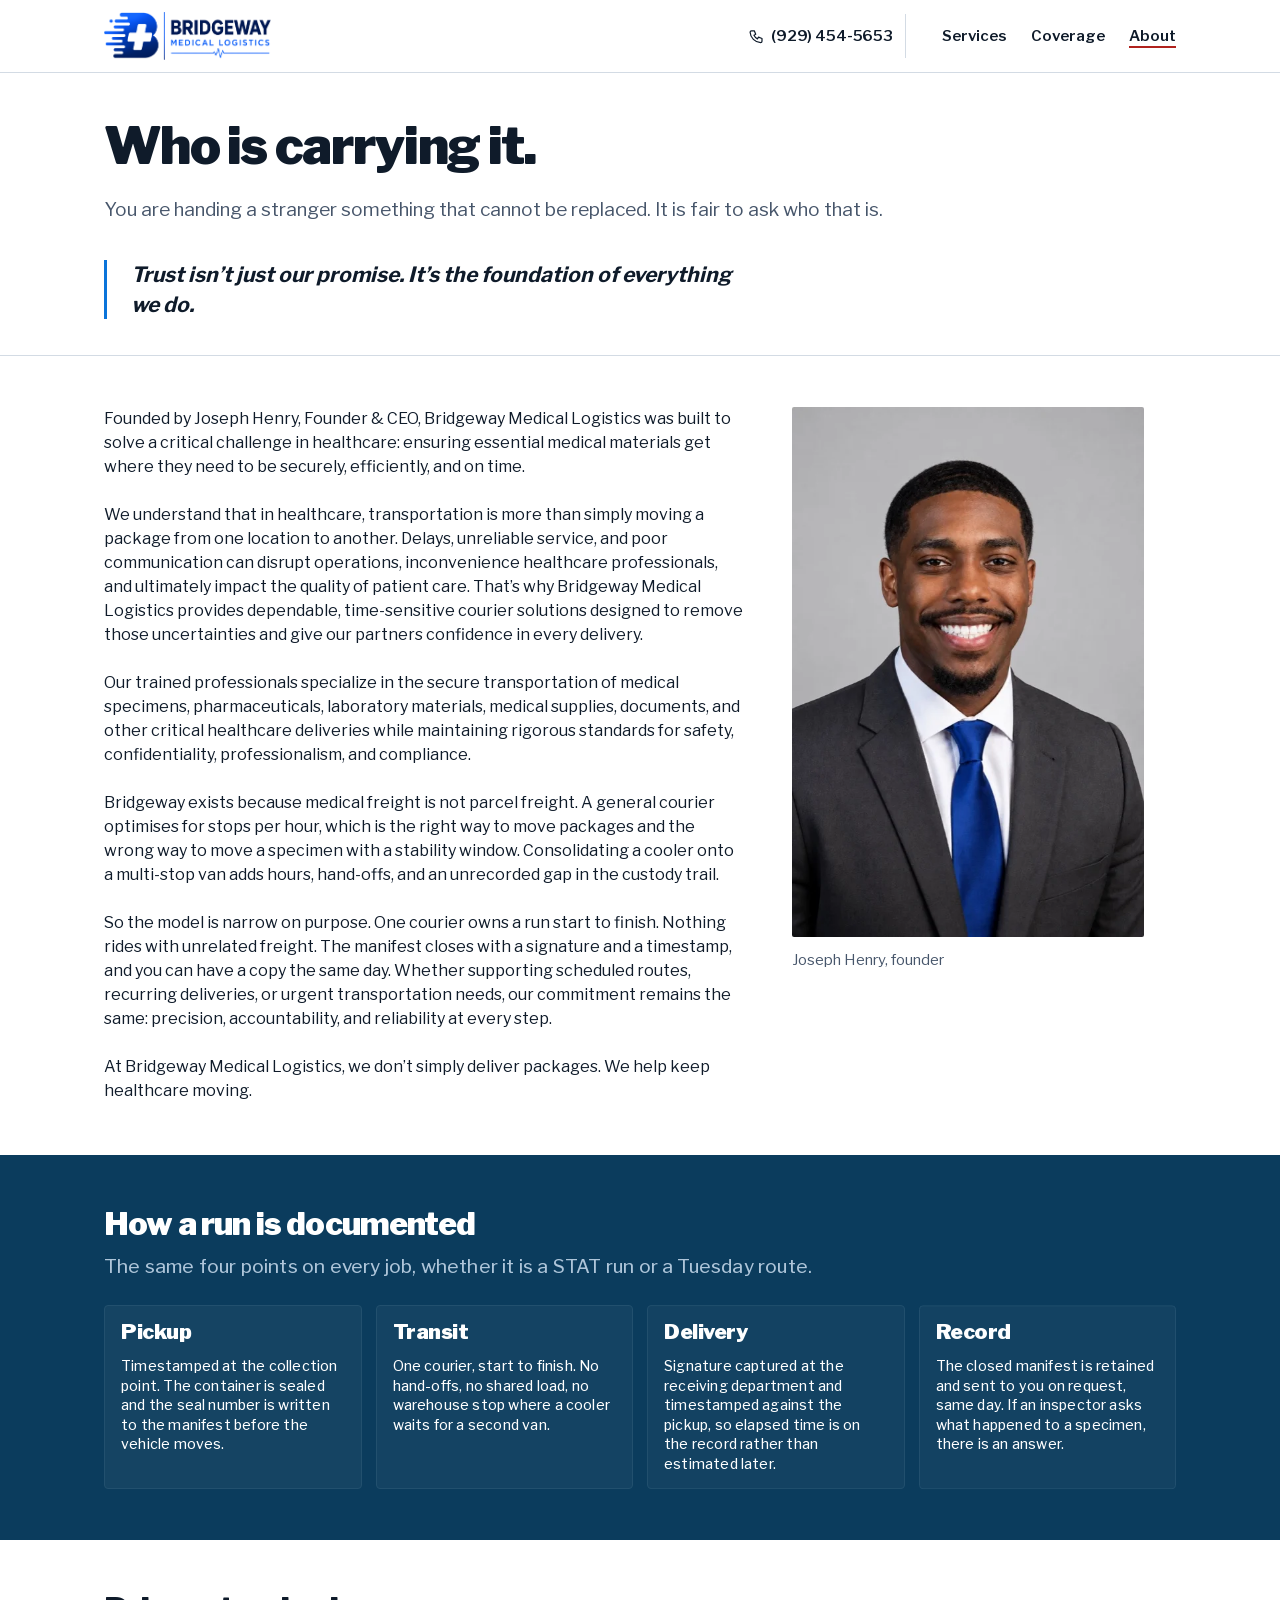
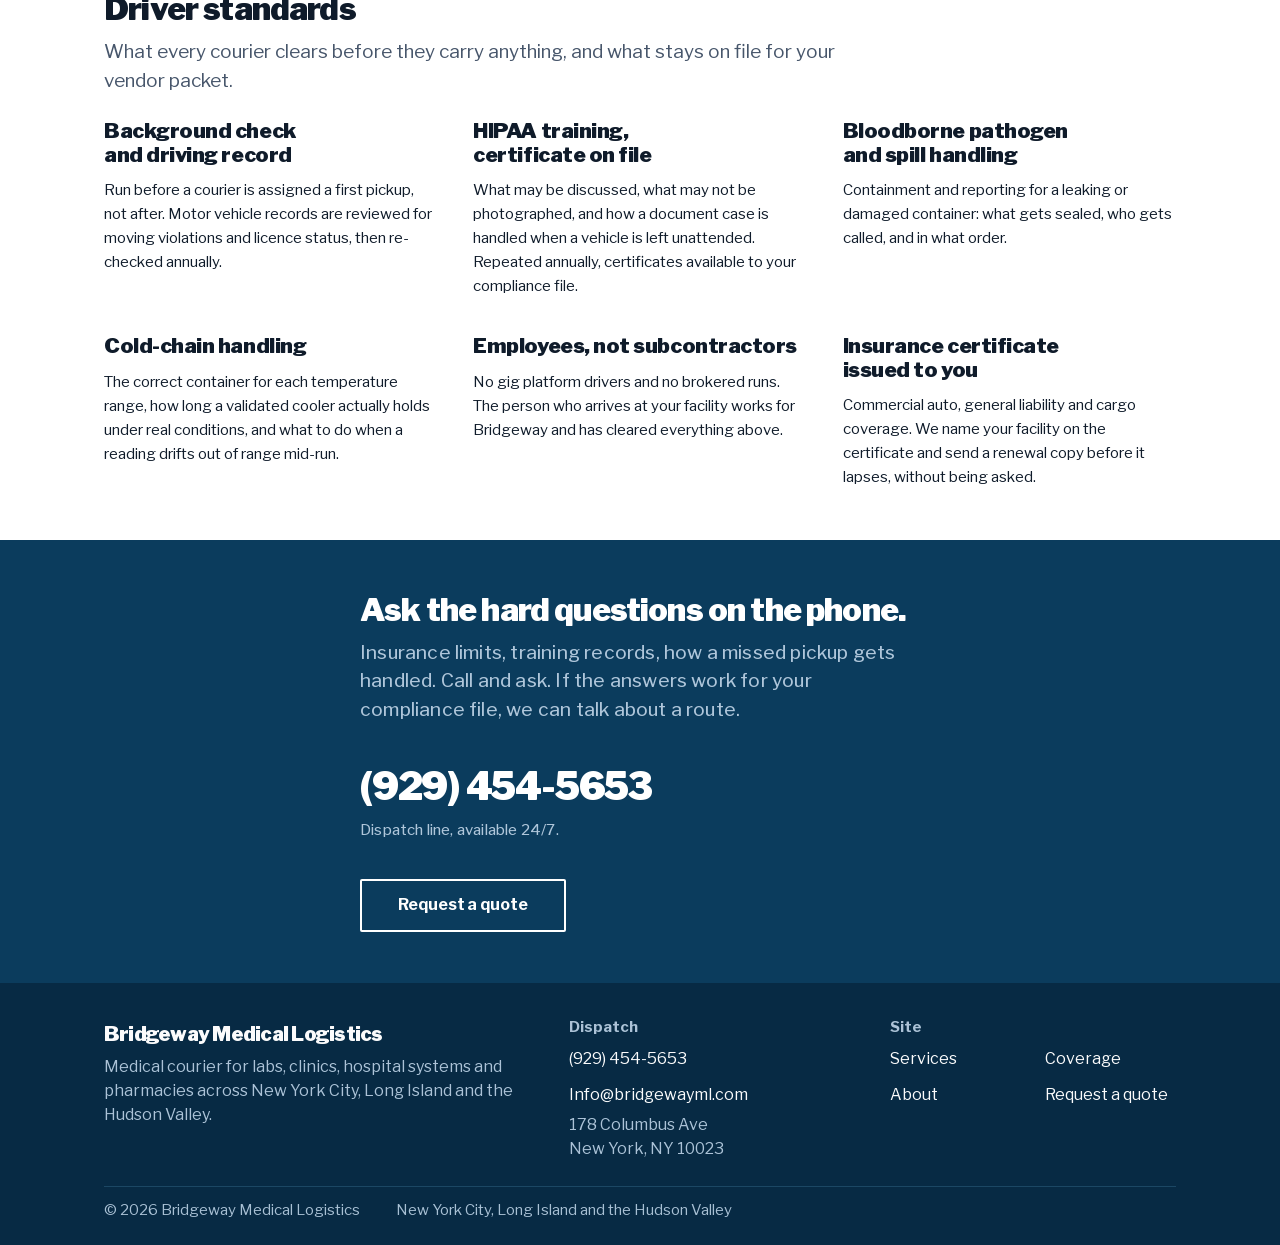
<file: about.html>
<!DOCTYPE html>
<html lang="en">
<head>
<meta charset="utf-8">
<meta name="viewport" content="width=device-width, initial-scale=1">

<title>About | Bridgeway Medical Logistics</title>
<meta name="description" content="Bridgeway Medical Logistics is a medical courier founded by Joseph Henry, serving labs, clinics, hospital systems and pharmacies across New York City, Long Island and the Hudson Valley. Chain of custody, driver standards, training and insurance.">
<link rel="canonical" href="https://bridgewayml.com/about.html">

<!-- ==========================================================================
     Founder paragraphs are filled in with client-supplied company copy. It is
     written in company voice ("we"), not as Joseph's personal background —
     the original ask (where he worked before, the specific incident that
     drove the one-courier model) is still open if he wants to add it later,
     but nothing here is a placeholder that needs replacing before launch.
     ========================================================================== -->

<meta property="og:type" content="website">
<meta property="og:site_name" content="Bridgeway Medical Logistics">
<meta property="og:title" content="About | Bridgeway Medical Logistics">
<meta property="og:description" content="Who runs Bridgeway, how a run is documented end to end, and what stays on file for your vendor packet.">
<meta property="og:url" content="https://bridgewayml.com/about.html">
<meta property="og:image" content="https://bridgewayml.com/assets/img/og-cover.jpg">
<meta property="og:image:width" content="1200">
<meta property="og:image:height" content="630">
<meta name="twitter:card" content="summary_large_image">

<link rel="icon" href="/favicon.svg" type="image/svg+xml">
<link rel="apple-touch-icon" href="/assets/img/apple-touch-icon.png">
<meta name="theme-color" content="#0B3C5D">

<link rel="preload" href="/assets/fonts/librefranklin-var-latin.woff2" as="font" type="font/woff2" crossorigin>
<link rel="stylesheet" href="/assets/css/site.css?v=5">

<!-- Motion boot. Adding the class here (rather than from motion.js) is what
     prevents a flash of un-animated content: the hide rules apply on the very
     first paint. The timeout is the safety net -- if motion.js has not
     confirmed it is alive, the class comes off and the page is simply static
     and complete. Content is never left depending on a script that failed. -->
<script>
  (function () {
    var r = document.documentElement;
    if (window.matchMedia && window.matchMedia('(prefers-reduced-motion: reduce)').matches) return;
    r.classList.add('js-motion');
    setTimeout(function () {
      if (!window.__bwMotionReady) r.classList.remove('js-motion');
    }, 2000);
  })();
</script>
</head>
<body>

<a class="skip" href="#main">Skip to content</a>

<!-- Tabler Icons (MIT). Inlined as one sprite: no extra request, no icon
     font, and no hand-rolled paths. Referenced by id from each section below. -->
<svg class="sprite" aria-hidden="true" focusable="false"><symbol id="i-ambulance" viewBox="0 0 24 24"><path d="M5 17a2 2 0 1 0 4 0a2 2 0 1 0 -4 0" /> <path d="M15 17a2 2 0 1 0 4 0a2 2 0 1 0 -4 0" /> <path d="M5 17h-2v-11a1 1 0 0 1 1 -1h9v12m-4 0h6m4 0h2v-6h-8m0 -5h5l3 5" /> <path d="M6 10h4m-2 -2v4" /></symbol><symbol id="i-calendar-clock" viewBox="0 0 24 24"><path d="M10.5 21h-4.5a2 2 0 0 1 -2 -2v-12a2 2 0 0 1 2 -2h12a2 2 0 0 1 2 2v3" /> <path d="M16 3v4" /> <path d="M8 3v4" /> <path d="M4 11h10" /> <path d="M14 18a4 4 0 1 0 8 0a4 4 0 1 0 -8 0" /> <path d="M18 16.5v1.5l.5 .5" /></symbol><symbol id="i-temperature-snow" viewBox="0 0 24 24"><path d="M4 13.5a4 4 0 1 0 4 0v-8.5a2 2 0 1 0 -4 0v8.5" /> <path d="M4 9h4" /> <path d="M14.75 4l1 2h2.25" /> <path d="M17 4l-3 5l2 3" /> <path d="M20.25 10l-1.25 2l1.25 2" /> <path d="M22 12h-6l-2 3" /> <path d="M18 18h-2.25l-1 2" /> <path d="M17 20l-3 -5h-1" /> <path d="M12 9l2.088 .008" /></symbol><symbol id="i-vaccine-bottle" viewBox="0 0 24 24"><path d="M9 4a1 1 0 0 1 1 -1h4a1 1 0 0 1 1 1v1a1 1 0 0 1 -1 1h-4a1 1 0 0 1 -1 -1l0 -1" /> <path d="M10 6v.98c0 .877 -.634 1.626 -1.5 1.77c-.866 .144 -1.5 .893 -1.5 1.77v8.48a2 2 0 0 0 2 2h6a2 2 0 0 0 2 -2v-8.48c0 -.877 -.634 -1.626 -1.5 -1.77a1.795 1.795 0 0 1 -1.5 -1.77v-.98" /> <path d="M7 12h10" /> <path d="M7 18h10" /> <path d="M11 15h2" /></symbol><symbol id="i-files" viewBox="0 0 24 24"><path d="M15 3v4a1 1 0 0 0 1 1h4" /> <path d="M18 17h-7a2 2 0 0 1 -2 -2v-10a2 2 0 0 1 2 -2h4l5 5v7a2 2 0 0 1 -2 2" /> <path d="M16 17v2a2 2 0 0 1 -2 2h-7a2 2 0 0 1 -2 -2v-10a2 2 0 0 1 2 -2h2" /></symbol><symbol id="i-package" viewBox="0 0 24 24"><path d="M12 3l8 4.5l0 9l-8 4.5l-8 -4.5l0 -9l8 -4.5" /> <path d="M12 12l8 -4.5" /> <path d="M12 12l0 9" /> <path d="M12 12l-8 -4.5" /> <path d="M16 5.25l-8 4.5" /></symbol><symbol id="i-lock" viewBox="0 0 24 24"><path d="M5 13a2 2 0 0 1 2 -2h10a2 2 0 0 1 2 2v6a2 2 0 0 1 -2 2h-10a2 2 0 0 1 -2 -2v-6" /> <path d="M11 16a1 1 0 1 0 2 0a1 1 0 0 0 -2 0" /> <path d="M8 11v-4a4 4 0 1 1 8 0v4" /></symbol><symbol id="i-biohazard" viewBox="0 0 24 24"><path d="M10 12a2 2 0 1 0 4 0a2 2 0 1 0 -4 0" /> <path d="M11.939 14c0 .173 .048 .351 .056 .533l0 .217a4.75 4.75 0 0 1 -4.533 4.745l-.217 0m-4.75 -4.75a4.75 4.75 0 0 1 7.737 -3.693m6.513 8.443a4.75 4.75 0 0 1 -4.69 -5.503l-.06 0m1.764 -2.944a4.75 4.75 0 0 1 7.731 3.477l0 .217m-11.195 -3.813a4.75 4.75 0 0 1 -1.828 -7.624l.164 -.172m6.718 0a4.75 4.75 0 0 1 -1.665 7.798" /></symbol><symbol id="i-box" viewBox="0 0 24 24"><path d="M12 3l8 4.5l0 9l-8 4.5l-8 -4.5l0 -9l8 -4.5" /> <path d="M12 12l8 -4.5" /> <path d="M12 12l0 9" /> <path d="M12 12l-8 -4.5" /></symbol><symbol id="i-clipboard-check" viewBox="0 0 24 24"><path d="M9 5h-2a2 2 0 0 0 -2 2v12a2 2 0 0 0 2 2h10a2 2 0 0 0 2 -2v-12a2 2 0 0 0 -2 -2h-2" /> <path d="M9 5a2 2 0 0 1 2 -2h2a2 2 0 0 1 2 2a2 2 0 0 1 -2 2h-2a2 2 0 0 1 -2 -2" /> <path d="M9 14l2 2l4 -4" /></symbol><symbol id="i-shield-check" viewBox="0 0 24 24"><path d="M11.46 20.846a12 12 0 0 1 -7.96 -14.846a12 12 0 0 0 8.5 -3a12 12 0 0 0 8.5 3a12 12 0 0 1 -.09 7.06" /> <path d="M15 19l2 2l4 -4" /></symbol><symbol id="i-clock-hour-4" viewBox="0 0 24 24"><path d="M3 12a9 9 0 1 0 18 0a9 9 0 1 0 -18 0" /> <path d="M12 12l3 2" /> <path d="M12 7v5" /></symbol><symbol id="i-headset" viewBox="0 0 24 24"><path d="M4 14v-3a8 8 0 1 1 16 0v3" /> <path d="M18 19c0 1.657 -2.686 3 -6 3" /> <path d="M4 14a2 2 0 0 1 2 -2h1a2 2 0 0 1 2 2v3a2 2 0 0 1 -2 2h-1a2 2 0 0 1 -2 -2v-3" /> <path d="M15 14a2 2 0 0 1 2 -2h1a2 2 0 0 1 2 2v3a2 2 0 0 1 -2 2h-1a2 2 0 0 1 -2 -2v-3" /></symbol><symbol id="i-map-pin" viewBox="0 0 24 24"><path d="M9 11a3 3 0 1 0 6 0a3 3 0 0 0 -6 0" /> <path d="M17.657 16.657l-4.243 4.243a2 2 0 0 1 -2.827 0l-4.244 -4.243a8 8 0 1 1 11.314 0" /></symbol><symbol id="i-phone" viewBox="0 0 24 24"><path d="M5 4h4l2 5l-2.5 1.5a11 11 0 0 0 5 5l1.5 -2.5l5 2v4a2 2 0 0 1 -2 2a16 16 0 0 1 -15 -15a2 2 0 0 1 2 -2" /></symbol><symbol id="i-circle-check" viewBox="0 0 24 24"><path d="M3 12a9 9 0 1 0 18 0a9 9 0 1 0 -18 0" /> <path d="M9 12l2 2l4 -4" /></symbol><symbol id="i-hourglass-high" viewBox="0 0 24 24"><path d="M6.5 7h11" /> <path d="M6 20v-2a6 6 0 1 1 12 0v2a1 1 0 0 1 -1 1h-10a1 1 0 0 1 -1 -1" /> <path d="M6 4v2a6 6 0 1 0 12 0v-2a1 1 0 0 0 -1 -1h-10a1 1 0 0 0 -1 1" /></symbol><symbol id="i-snowflake" viewBox="0 0 24 24"><path d="M10 4l2 1l2 -1" /> <path d="M12 2v6.5l3 1.72" /> <path d="M17.928 6.268l.134 2.232l1.866 1.232" /> <path d="M20.66 7l-5.629 3.25l.01 3.458" /> <path d="M19.928 14.268l-1.866 1.232l-.134 2.232" /> <path d="M20.66 17l-5.629 -3.25l-2.99 1.738" /> <path d="M14 20l-2 -1l-2 1" /> <path d="M12 22v-6.5l-3 -1.72" /> <path d="M6.072 17.732l-.134 -2.232l-1.866 -1.232" /> <path d="M3.34 17l5.629 -3.25l-.01 -3.458" /> <path d="M4.072 9.732l1.866 -1.232l.134 -2.232" /> <path d="M3.34 7l5.629 3.25l2.99 -1.738" /></symbol><symbol id="i-thermometer" viewBox="0 0 24 24"><path d="M19 5a2.828 2.828 0 0 1 0 4l-8 8h-4v-4l8 -8a2.828 2.828 0 0 1 4 0" /> <path d="M16 7l-1.5 -1.5" /> <path d="M13 10l-1.5 -1.5" /> <path d="M10 13l-1.5 -1.5" /> <path d="M7 17l-3 3" /></symbol><symbol id="i-route" viewBox="0 0 24 24"><path d="M3 19a2 2 0 1 0 4 0a2 2 0 0 0 -4 0" /> <path d="M19 7a2 2 0 1 0 0 -4a2 2 0 0 0 0 4" /> <path d="M11 19h5.5a3.5 3.5 0 0 0 0 -7h-8a3.5 3.5 0 0 1 0 -7h4.5" /></symbol><symbol id="i-file-check" viewBox="0 0 24 24"><path d="M14 3v4a1 1 0 0 0 1 1h4" /> <path d="M17 21h-10a2 2 0 0 1 -2 -2v-14a2 2 0 0 1 2 -2h7l5 5v11a2 2 0 0 1 -2 2" /> <path d="M9 15l2 2l4 -4" /></symbol><symbol id="i-truck-delivery" viewBox="0 0 24 24"><path d="M5 17a2 2 0 1 0 4 0a2 2 0 1 0 -4 0" /> <path d="M15 17a2 2 0 1 0 4 0a2 2 0 1 0 -4 0" /> <path d="M5 17h-2v-4m-1 -8h11v12m-4 0h6m4 0h2v-6h-8m0 -5h5l3 5" /> <path d="M3 9l4 0" /></symbol></svg>


<header class="site-head">
  <div class="wrap site-head__inner">
    <a class="brand" href="/">
      <img class="brand__logo" src="/assets/img/logo-header.png" width="167" height="48" alt="Bridgeway Medical Logistics">
    </a>
    <button type="button" class="nav-toggle" aria-expanded="false" aria-controls="site-nav" aria-label="Open menu">
      <svg class="nav-toggle__icon" viewBox="0 0 24 24" aria-hidden="true" focusable="false">
        <path d="M3 6h18M3 12h18M3 18h18" fill="none" stroke="currentColor" stroke-width="2" stroke-linecap="round"/>
      </svg>
    </button>
    <nav class="nav" id="site-nav" aria-label="Main">
      <a class="nav__call" href="tel:+19294545653" aria-label="Call dispatch at (929) 454-5653"><svg class="i" aria-hidden="true"><use href="#i-phone"></use></svg>(929) 454-5653</a>
      <a href="/#services">Services</a>
      <a href="/#coverage">Coverage</a>
      <a href="/about.html" aria-current="page">About</a>
    </nav>
  </div>
</header>

<main id="main">

  <section class="page-head">
    <div class="wrap">
      <h1 class="display">Who is carrying it.</h1>
      <p class="lead">
        You are handing a stranger something that cannot be replaced. It is fair
        to ask who that is.
      </p>
      <p class="tagline">Trust isn&rsquo;t just our promise. It&rsquo;s the foundation of everything we do.</p>
    </div>
  </section>

  <!-- Founder ============================================================ -->
  <section class="section" aria-labelledby="founder-h">
    <div class="wrap founder">
      <h2 id="founder-h" class="sr-only">Joseph Henry, founder</h2>
      <div class="founder__prose">
        <p>
          Founded by Joseph Henry, Founder &amp; CEO, Bridgeway Medical Logistics
          was built to solve a critical challenge in healthcare: ensuring
          essential medical materials get where they need to be securely,
          efficiently, and on time.
        </p>

        <p>
          We understand that in healthcare, transportation is more than simply
          moving a package from one location to another. Delays, unreliable
          service, and poor communication can disrupt operations, inconvenience
          healthcare professionals, and ultimately impact the quality of patient
          care. That&rsquo;s why Bridgeway Medical Logistics provides dependable,
          time-sensitive courier solutions designed to remove those
          uncertainties and give our partners confidence in every delivery.
        </p>

        <p>
          Our trained professionals specialize in the secure transportation of
          medical specimens, pharmaceuticals, laboratory materials, medical
          supplies, documents, and other critical healthcare deliveries while
          maintaining rigorous standards for safety, confidentiality,
          professionalism, and compliance.
        </p>

        <p>
          Bridgeway exists because medical freight is not parcel freight. A
          general courier optimises for stops per hour, which is the right way
          to move packages and the wrong way to move a specimen with a stability
          window. Consolidating a cooler onto a multi-stop van adds hours,
          hand-offs, and an unrecorded gap in the custody trail.
        </p>

        <p>
          So the model is narrow on purpose. One courier owns a run start to
          finish. Nothing rides with unrelated freight. The manifest closes with
          a signature and a timestamp, and you can have a copy the same day.
          Whether supporting scheduled routes, recurring deliveries, or urgent
          transportation needs, our commitment remains the same: precision,
          accountability, and reliability at every step.
        </p>

        <p>
          At Bridgeway Medical Logistics, we don&rsquo;t simply deliver
          packages. We help keep healthcare moving.
        </p>
      </div>

      <figure class="founder__figure founder__figure--portrait">
        <picture>
          <source type="image/webp" srcset="/assets/img/joseph-henry.webp">
          <img src="/assets/img/joseph-henry.jpg" width="532" height="800" loading="lazy"
               alt="Joseph Henry, founder of Bridgeway Medical Logistics.">
        </picture>
        <figcaption>Joseph Henry, founder</figcaption>
      </figure>
    </div>
  </section>

  <!-- Chain of custody. A real four-step sequence. ======================= -->
  <section class="section on-dark" aria-labelledby="cus-h">
    <div class="wrap">
      <div class="section-head">
        <h2 id="cus-h">How a run is documented</h2>
        <p class="lead muted">The same four points on every job, whether it is a STAT run or a Tuesday route.</p>
      </div>

      <div class="svc__grid svc__grid--4">
        <div class="svc">
          <h3>Pickup</h3>
          <p>Timestamped at the collection point. The container is sealed and the seal number is written to the manifest before the vehicle moves.</p>
        </div>
        <div class="svc">
          <h3>Transit</h3>
          <p>One courier, start to finish. No hand-offs, no shared load, no warehouse stop where a cooler waits for a second van.</p>
        </div>
        <div class="svc">
          <h3>Delivery</h3>
          <p>Signature captured at the receiving department and timestamped against the pickup, so elapsed time is on the record rather than estimated later.</p>
        </div>
        <div class="svc">
          <h3>Record</h3>
          <p>The closed manifest is retained and sent to you on request, same day. If an inspector asks what happened to a specimen, there is an answer.</p>
        </div>
      </div>
    </div>
  </section>

  <!-- Driver standards ==================================================== -->
  <section class="section" aria-labelledby="std-h">
    <div class="wrap">
      <div class="section-head">
        <h2 id="std-h">Driver standards</h2>
        <p class="lead muted">
          What every courier clears before they carry anything, and what stays
          on file for your vendor packet.
        </p>
      </div>

      <div class="std__grid">
        <div class="std" data-verify="pending">
          <h3>Background check and driving record</h3>
          <p>Run before a courier is assigned a first pickup, not after. Motor vehicle records are reviewed for moving violations and licence status, then re-checked annually.</p>
        </div>
        <div class="std" data-verify="pending">
          <h3>HIPAA training, certificate on file</h3>
          <p>What may be discussed, what may not be photographed, and how a document case is handled when a vehicle is left unattended. Repeated annually, certificates available to your compliance file.</p>
        </div>
        <div class="std" data-verify="pending">
          <h3>Bloodborne pathogen and spill handling</h3>
          <p>Containment and reporting for a leaking or damaged container: what gets sealed, who gets called, and in what order.</p>
        </div>
        <div class="std" data-verify="pending">
          <h3>Cold-chain handling</h3>
          <p>The correct container for each temperature range, how long a validated cooler actually holds under real conditions, and what to do when a reading drifts out of range mid-run.</p>
        </div>
        <div class="std" data-verify="pending">
          <h3>Employees, not subcontractors</h3>
          <p>No gig platform drivers and no brokered runs. The person who arrives at your facility works for Bridgeway and has cleared everything above.</p>
        </div>
        <div class="std" data-verify="pending">
          <h3>Insurance certificate issued to you</h3>
          <p>Commercial auto, general liability and cargo coverage. We name your facility on the certificate and send a renewal copy before it lapses, without being asked.</p>
        </div>
      </div>
    </div>
  </section>

  <!-- Closing =========================================================== -->
  <section class="section on-dark" aria-labelledby="close-h">
    <div class="wrap closing">
      <h2 id="close-h">Ask the hard questions on the phone.</h2>
      <p class="lead muted">
        Insurance limits, training records, how a missed pickup gets handled.
        Call and ask. If the answers work for your compliance file, we can talk
        about a route.
      </p>
      <a class="quote__tel" href="tel:+19294545653">(929) 454-5653</a>
      <p class="small muted">Dispatch line, available 24/7.</p>
      <div class="btn-row mt-2">
        <a class="btn btn--ghost" href="/#quote">Request a quote</a>
      </div>
    </div>
  </section>

</main>

<footer class="site-foot">
  <div class="wrap">
    <div class="site-foot__grid">
      <div>
        <p class="site-foot__brand">Bridgeway Medical Logistics</p>
        <p>Medical courier for labs, clinics, hospital systems and pharmacies across New York City, Long Island and the Hudson Valley.</p>
      </div>
      <div>
        <h2>Dispatch</h2>
        <ul>
          <li><a class="nums" href="tel:+19294545653">(929) 454-5653</a></li>
          <li><a href="mailto:Info@bridgewayml.com">Info@bridgewayml.com</a></li>
          <li>178 Columbus Ave<br>New York, NY 10023</li>
        </ul>
      </div>
      <div>
        <h2>Site</h2>
        <ul class="ul--split">
          <li><a href="/#services">Services</a></li>
          <li><a href="/#coverage">Coverage</a></li>
          <li><a href="/about.html">About</a></li>
          <li><a href="/#quote">Request a quote</a></li>
        </ul>
      </div>
    </div>
    <div class="site-foot__legal">
      <p>&copy; <span id="year">2026</span> Bridgeway Medical Logistics</p>
      <p>New York City, Long Island and the Hudson Valley</p>
    </div>
  </div>
</footer>

<script src="/assets/js/vendor/gsap.min.js" defer></script>
<script src="/assets/js/vendor/ScrollTrigger.min.js" defer></script>
<script src="/assets/js/site.js?v=3" defer></script>
<script src="/assets/js/motion.js" defer></script>
</body>
</html>
</file>
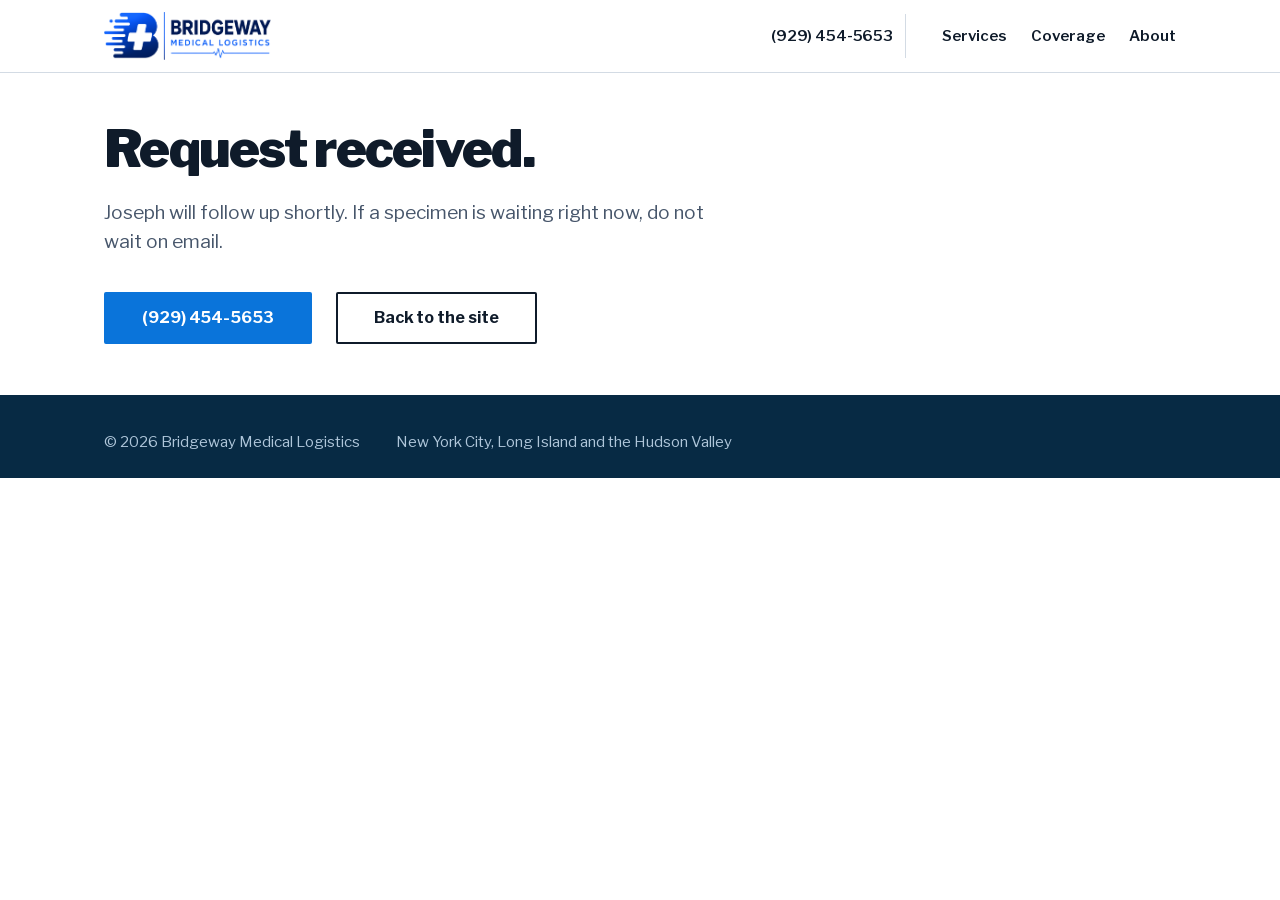
<file: thanks.html>
<!DOCTYPE html>
<html lang="en">
<head>
<meta charset="utf-8">
<meta name="viewport" content="width=device-width, initial-scale=1">
<title>Request received | Bridgeway Medical Logistics</title>
<meta name="robots" content="noindex">
<link rel="icon" href="/favicon.svg" type="image/svg+xml">
<meta name="theme-color" content="#0B3C5D">
<link rel="preload" href="/assets/fonts/librefranklin-var-latin.woff2" as="font" type="font/woff2" crossorigin>
<link rel="stylesheet" href="/assets/css/site.css?v=5">

<!-- Motion boot. Adding the class here (rather than from motion.js) is what
     prevents a flash of un-animated content: the hide rules apply on the very
     first paint. The timeout is the safety net -- if motion.js has not
     confirmed it is alive, the class comes off and the page is simply static
     and complete. Content is never left depending on a script that failed. -->
<script>
  (function () {
    var r = document.documentElement;
    if (window.matchMedia && window.matchMedia('(prefers-reduced-motion: reduce)').matches) return;
    r.classList.add('js-motion');
    setTimeout(function () {
      if (!window.__bwMotionReady) r.classList.remove('js-motion');
    }, 2000);
  })();
</script>
</head>
<body>

<a class="skip" href="#main">Skip to content</a>

<header class="site-head">
  <div class="wrap site-head__inner">
    <a class="brand" href="/">
      <img class="brand__logo" src="/assets/img/logo-header.png" width="167" height="48" alt="Bridgeway Medical Logistics">
    </a>
    <button type="button" class="nav-toggle" aria-expanded="false" aria-controls="site-nav" aria-label="Open menu">
      <svg class="nav-toggle__icon" viewBox="0 0 24 24" aria-hidden="true" focusable="false">
        <path d="M3 6h18M3 12h18M3 18h18" fill="none" stroke="currentColor" stroke-width="2" stroke-linecap="round"/>
      </svg>
    </button>
    <nav class="nav" id="site-nav" aria-label="Main">
      <a class="nav__call" href="tel:+19294545653" aria-label="Call dispatch at (929) 454-5653"><svg class="i" aria-hidden="true"><use href="#i-phone"></use></svg>(929) 454-5653</a>
      <a href="/#services">Services</a>
      <a href="/#coverage">Coverage</a>
      <a href="/about.html">About</a>
    </nav>
  </div>
</header>

<main id="main">
  <section class="section">
    <div class="wrap">
      <div class="closing">
        <h1 class="display">Request received.</h1>
        <p class="lead muted">Joseph will follow up shortly. If a specimen is waiting right now, do not wait on email.</p>
        <div class="btn-row mt-2">
          <a class="btn btn--call" href="tel:+19294545653"
             aria-label="Call dispatch at (929) 454-5653">(929) 454-5653</a>
          <a class="btn btn--ghost" href="/">Back to the site</a>
        </div>
      </div>
    </div>
  </section>
</main>

<footer class="site-foot">
  <div class="wrap">
    <div class="site-foot__legal site-foot__legal--bare">
      <p>&copy; <span id="year">2026</span> Bridgeway Medical Logistics</p>
      <p>New York City, Long Island and the Hudson Valley</p>
    </div>
  </div>
</footer>

<script src="/assets/js/vendor/gsap.min.js" defer></script>
<script src="/assets/js/vendor/ScrollTrigger.min.js" defer></script>
<script src="/assets/js/site.js?v=3" defer></script>
<script src="/assets/js/motion.js" defer></script>
</body>
</html>
</file>
<file: assets/css/site.css>
/* ==========================================================================
   Bridgeway Medical Logistics

   ONE typeface: Libre Franklin, weights 400 / 600 / 900 from a single
   variable file. Franklin Gothic is the American institutional and
   public-signage lineage, which is the actual typographic register of
   official documents. Hierarchy comes from committed weight and size
   contrast, not from a second or third family.

   NO monospace anywhere. Numbers use this family's tabular figures.
   Mono-caps labels on every section were the loudest tell in the previous
   build; a page of small tracked labels reads as costume, not craft.

   PALETTE: navy #0B3C5D + medical blue #0A74DA on white, emerald #1F7A4D as a
   success accent, seal red reserved for STAT/urgency and errors. Chosen to
   match the client's supplied photography (navy/blue-cross) and brief. Every
   pair contrast-verified before applying. (An earlier build used a bond-green
   identity; the client chose the conventional medical palette to match their
   imagery.)

   Contents
     01  Font + metric-matched fallback
     02  Tokens
     03  Reset + base
     04  Layout primitives
     05  Type
     06  Buttons + links
     07  Header
     08  Hero
     09  Services grid
     10  Quote form
     11  Footer
     12  About
     13  Motion
     14  Print
     15+ Icons, badges, map, why/how/FAQ, mockup-matched sections
   ========================================================================== */

/* 01 · Font ============================================================== */

@font-face {
  font-family: 'Libre Franklin';
  src: url('../fonts/librefranklin-var-latin.woff2') format('woff2-variations');
  font-weight: 400 900;
  font-style: normal;
  font-display: swap;
}

/* Metric-matched fallback. Values measured from the actual font file:
   x-height 0.530, ascent 96.6%, descent 24.6%, line-gap 0%.
   size-adjust brings Arial's 0.519 x-height up to 0.530 (102.1%); the
   ascent and descent overrides are divided by that factor so the line box
   matches. Result: text does not reflow when the web font arrives. */
@font-face {
  font-family: 'LF Fallback';
  src: local('Arial');
  size-adjust: 102.1%;
  ascent-override: 94.6%;
  descent-override: 24.1%;
  line-gap-override: 0%;
}

/* 02 · Tokens ============================================================ */

:root {
  /* Colour. Contrast-verified, unchanged from the approved direction. */
  --paper:          #FFFFFF;
  --band:           #F1F5FA;
  --ink:            #0F1B2A;  /* 16.0:1 on paper */
  --ink-muted:      #47566B;  /* 8.0:1 on paper */
  --bond-600:       #0A63BC;  /* 7.4:1 on paper */
  --bond-800:       #0B3C5D;  /* primary brand; 12.7:1 with white */
  --bond-900:       #072A44;  /* 14.7:1 with white */
  --seal-red:       #B0221D;  /* STAT/urgency + error only, small accents */
  --blue:           #0A74DA;  /* primary buttons; white on it = 4.64:1 */
  --blue-dark:      #0A63BC;  /* button hover, links */
  --emerald:        #1F7A4D;  /* success on light: 'Yes', in-zone */
  --seal-red-dark:  #8E1B17;
  --rule:           #D3DBE4;
  --rule-strong:    #6F7E8C;  /* 4.3:1, clears WCAG 1.4.11 */
  --on-bond:        #FFFFFF;
  --on-bond-muted:  #AFC6DA;  /* 6.8:1 on bond-800 */
  --on-bond-rule:   #22506E;

  --focus: var(--seal-red);

  --ff: 'Libre Franklin', 'LF Fallback', Helvetica, Arial, sans-serif;

  /* Type. Six steps, ~1.33 ratio, generous jump to display so hierarchy
     reads instantly. Body and small are fixed; headings are fluid.
     Every clamp keeps max under 2.5x min. */
  --t-xs:      0.8125rem;                                        /* 13 - table meta only */
  --t-sm:      0.9375rem;                                        /* 15 - tables, secondary copy */
  --t-body:    1rem;                                             /* 16 - the a11y floor, held */
  --t-lead:    clamp(1.0625rem, 1rem + 0.35vw, 1.1875rem);       /* 17 → 19 */
  --t-h3:      clamp(1.125rem, 1.04rem + 0.4vw, 1.3125rem);      /* 18 → 21 */
  --t-h2:      clamp(1.5rem, 1.25rem + 1.1vw, 2rem);             /* 24 → 32 */
  --t-display: clamp(2rem, 1.45rem + 2.7vw, 3.25rem);            /* 32 → 52 */

  /* Vertical rhythm. Body is 17px at line-height 28px, so 1.75rem is the
     base unit and every vertical space is a multiple of it. */
  --r:    1.5rem;       /* 24 - body line-height, the rhythm unit */
  --r-q:  0.375rem;     /* 6  */
  --r-h:  0.75rem;      /* 12 */
  --r-2:  2.25rem;      /* 36 */
  --r-3:  3rem;         /* 48 */
  --r-4:  4.5rem;       /* 72 */

  --section-y: clamp(2.25rem, 4vw, 3.5rem);
  --gutter:    clamp(1.25rem, 4vw, 2.5rem);
  --container: 72rem;   /* 1152 */
  --half:      36rem;

  --z-nav: 30; --z-cta: 35; --z-overlay: 40;   /* three layers exist on this site */
  /* Curves cited in review-animations/STANDARDS.md. Built-in CSS easings are
     too weak to read as intentional. Hover and colour changes use plain
     `ease` per the decision order; entering elements use the strong ease-out. */
  --ease-out:    cubic-bezier(0.23, 1, 0.32, 1);
  --ease-in-out: cubic-bezier(0.77, 0, 0.175, 1);
  --ease: var(--ease-out);

  color-scheme: light;
}

/* 03 · Reset + base ====================================================== */

*, *::before, *::after { box-sizing: border-box; }

html { -webkit-text-size-adjust: 100%; scroll-behavior: smooth; }
@media (prefers-reduced-motion: reduce) { html { scroll-behavior: auto; } }

body {
  margin: 0;
  background: var(--paper);
  color: var(--ink);
  font-family: var(--ff);
  font-size: var(--t-body);
  font-weight: 400;
  line-height: 1.5;                /* 24px on 16px - the rhythm unit */
  font-kerning: normal;
  font-optical-sizing: auto;
  -webkit-font-smoothing: antialiased;
}

img, picture, svg { display: block; max-width: 100%; height: auto; }
/* The UA default is margin: 1em 40px, which was holding the hero photograph
   40px short of the viewport edge and killing the bleed. */
figure { margin: 0; }

.skip {
  position: absolute; left: var(--gutter); top: var(--r-h);
  z-index: var(--z-overlay);
  padding: var(--r-h) var(--r);
  background: var(--seal-red); color: #fff;
  font-size: var(--t-sm); font-weight: 600;
  text-decoration: none;
  transform: translateY(-250%);
}
.skip:focus { transform: translateY(0); }

:focus-visible { outline: 2px solid var(--focus); outline-offset: 3px; border-radius: 1px; }

/* Light type on a dark ground loses perceived weight on three axes, so all
   three are compensated: looser leading, a touch of tracking, and a step up
   in weight (available because the family is variable). */
.on-dark {
  background: var(--bond-800);
  color: var(--on-bond);
  line-height: 1.56;
  letter-spacing: 0.012em;
  font-weight: 450;
  --focus: #FFFFFF;
}
.on-dark h2, .on-dark h3, .on-dark p, .on-dark li { color: var(--on-bond); }
.on-dark .muted { color: var(--on-bond-muted); }

/* 04 · Layout primitives ================================================= */

.wrap {
  width: 100%; max-width: var(--container);
  margin-inline: auto; padding-inline: var(--gutter);
}
.section { padding-block: var(--section-y); }
.section--band { background: var(--band); }

/* 05 · Type ============================================================== */

h1, h2, h3 {
  font-weight: 900;
  line-height: 1.1;
  letter-spacing: -0.026em;
  margin: 0 0 var(--r-h);
  text-wrap: balance;
}
h1 { font-size: var(--t-h2); }
h2 { font-size: var(--t-h2); }
h3 { font-size: var(--t-h3); letter-spacing: -0.022em; line-height: 1.12; }

.display {
  font-size: var(--t-display);
  font-weight: 900;
  line-height: 0.98;
  letter-spacing: -0.033em;   /* above the -0.04em floor */
  margin: 0 0 var(--r);
  text-wrap: balance;
}

p { margin: 0 0 var(--r); max-width: 72ch; text-wrap: pretty; }
p:last-child { margin-bottom: 0; }

.lead { font-size: var(--t-lead); line-height: 1.5; max-width: 62ch; }
.muted { color: var(--ink-muted); }
.small { font-size: var(--t-sm); }
.sr-only { position: absolute; width: 1px; height: 1px; padding: 0; margin: -1px; overflow: hidden; clip: rect(0, 0, 0, 0); white-space: nowrap; border: 0; }

/* Numbers align in columns without a monospace family. */
.nums { font-variant-numeric: tabular-nums; }

.section-head { margin-bottom: var(--r); }
.section-head h2 { max-width: 22ch; }
.section-head .lead { margin-bottom: 0; }

/* 06 · Buttons + links =================================================== */

a { color: var(--bond-600); text-underline-offset: 0.18em; text-decoration-thickness: 1px; }
a:hover { color: var(--bond-800); }
.on-dark a { color: #fff; }

.btn {
  display: inline-flex; align-items: center; justify-content: center; gap: 0.5rem;
  min-height: 3.25rem;                 /* 52px */
  padding: var(--r-h) var(--r-2);
  border: 2px solid transparent; border-radius: 2px;
  font-family: inherit; font-size: var(--t-body); font-weight: 700;
  letter-spacing: -0.005em; text-decoration: none; cursor: pointer;
  white-space: nowrap;
  transition: background-color 170ms ease, border-color 170ms ease, color 170ms ease,
              transform 160ms var(--ease-out);
}
/* scale, not a 1px nudge: the standard press feedback, and it scales the
   label with it so the whole control reads as pressed. */
.btn:active { transform: scale(0.97); }

.btn--call {
  background: var(--blue); border-color: var(--blue); color: #fff;
  font-weight: 700; font-variant-numeric: tabular-nums;
}
@media (hover: hover) and (pointer: fine) {
  .btn--call:hover { background: var(--blue-dark); border-color: var(--blue-dark); color: #fff; }
}

.btn--solid { background: var(--bond-800); border-color: var(--bond-800); color: #fff; }
@media (hover: hover) and (pointer: fine) {
  .btn--solid:hover { background: var(--bond-900); border-color: var(--bond-900); color: #fff; }
}
.btn--pickup .i { width: 1.125rem; height: 1.125rem; }
.btn--ghost { background: transparent; border-color: var(--ink); color: var(--ink); }
@media (hover: hover) and (pointer: fine) {
  .btn--ghost:hover { background: var(--ink); color: #fff; }
}
.on-dark .btn--ghost { border-color: #fff; color: #fff; }
@media (hover: hover) and (pointer: fine) {
  .on-dark .btn--ghost:hover { background: #fff; color: var(--bond-800); }
}

.btn-row { display: flex; flex-wrap: wrap; gap: var(--r-h) var(--r); align-items: center; }
/* Stacked buttons of different widths read as untidy on a phone. Full width
   also gives a bigger target for the call, which is the point of the page. */
@media (max-width: 30rem) {
  .btn-row .btn { flex: 1 1 100%; }
}

/* 07 · Header ============================================================ */

/* Sticky from 48rem up, where the header is a single 72px row. Below that it
   is two rows and pinning it would eat too much of a phone viewport. Keeping
   the dispatch number permanently reachable is the point: it is the
   conversion, and a buyer should never have to scroll back up for it. */
.site-head { border-bottom: 1px solid var(--rule); background: var(--paper); }
@media (min-width: 48rem) {
  .site-head { position: sticky; top: 0; z-index: var(--z-nav); }
}
.site-head__inner {
  display: flex; flex-wrap: wrap; align-items: center;
  column-gap: var(--r); padding-block: var(--r-q);
}
.site-head__inner > .brand   { order: 1; margin-inline-end: auto; }
.site-head__inner > .nav     { order: 3; width: 100%; }

.brand {
  display: inline-flex; align-items: center; min-height: 2.75rem;
  color: var(--ink); text-decoration: none;
}
.brand__logo { height: 3rem; width: auto; display: block; }

.nav {
  display: flex; align-items: center; gap: 0 var(--r);
  flex-wrap: wrap;              /* five links do not fit one row at 375px */
  border-top: 1px solid var(--rule); margin-top: var(--r-q);
}
.nav a {
  display: inline-flex; align-items: center; min-height: 2.75rem;
  font-size: var(--t-sm); font-weight: 600; color: var(--ink); text-decoration: none;
}
.nav a:hover { color: var(--bond-600); text-decoration: underline; }
.nav a[aria-current='page'] {
  text-decoration: underline; text-decoration-color: var(--seal-red);
  text-decoration-thickness: 2px; text-underline-offset: 0.3em;
}
.nav__call {
  font-weight: 700; letter-spacing: -0.01em; font-variant-numeric: tabular-nums;
  color: var(--bond-800);
}
.nav__call:hover { color: var(--seal-red); }
.nav__call .i { width: 1.05rem; height: 1.05rem; margin-inline-end: 0.4rem; }

.nav-toggle {
  display: none;
  order: 3;
  align-items: center; justify-content: center;
  width: 2.75rem; height: 2.75rem; margin-inline-start: var(--r-h);
  padding: 0; border: 1px solid var(--rule); border-radius: 2px;
  background: transparent; color: var(--ink); cursor: pointer;
}
.nav-toggle__icon { width: 1.375rem; height: 1.375rem; }

@media (max-width: 47.99rem) {
  .nav-toggle { display: inline-flex; }
  .site-head__inner > .nav { display: none; order: 4; flex-direction: column; align-items: flex-start; gap: 0; }
  .site-head__inner.is-nav-open > .nav { display: flex; }
  .nav a { width: 100%; }
}

@media (min-width: 48rem) {
  .site-head__inner { flex-wrap: nowrap; padding-block: 0; min-height: 4.5rem; }
  .site-head__inner > .nav { order: 2; width: auto; border-top: 0; margin-top: 0; }
  .nav__call { padding-inline-end: var(--r-h); border-inline-end: 1px solid var(--rule); margin-inline-end: var(--r-h); }
}

/* 08 · Hero (full-bleed banner) ========================================= */
/* A real <img> fills the section; a navy gradient scrim sits above it; the
   copy sits above the scrim. Text is white on the dark left side. The scrim
   is opaque enough on the left that legibility does not depend on the photo,
   which matters because the left of this photo is a white van. */

.hero { position: relative; isolation: isolate; overflow: hidden; background: var(--bond-900); }
.hero__bg { position: absolute; inset: 0; z-index: 0; }
.hero__bg img { width: 100%; height: 100%; object-fit: cover; object-position: 60% 50%; }
/* Scrim: near-opaque navy on the left, clearing toward the right where the
   subject sits. Second layer darkens the very bottom for the scope strip. */
.hero::before {
  content: ''; position: absolute; inset: 0; z-index: 1;
  background:
    linear-gradient(90deg,
      rgba(7,42,68,0.94) 0%, rgba(7,42,68,0.88) 34%,
      rgba(9,50,80,0.55) 66%, rgba(11,60,93,0.20) 100%),
    linear-gradient(0deg, rgba(7,42,68,0.55) 0%, rgba(7,42,68,0) 40%);
}
.hero__inner { position: relative; z-index: 2; padding-block: clamp(3rem, 8vw, 6rem); }
.hero__copy { max-width: 40rem; color: #fff; }
.hero__copy .display { color: #fff; max-width: 18ch; }
.hero__lead { color: #EAF1F8; margin-bottom: var(--r-2); max-width: 48ch; }

/* Ghost button variant that reads on a photo */
.btn--onphoto { background: rgba(255,255,255,0.10); border-color: rgba(255,255,255,0.65); color: #fff; }
@media (hover: hover) and (pointer: fine) {
  .btn--onphoto:hover { background: #fff; color: var(--bond-800); border-color: #fff; }
}

@media (min-width: 40rem) {
  .hero__inner { min-height: clamp(30rem, 60vh, 40rem); display: flex; align-items: center; }
}
/* On small screens the scrim goes mostly vertical so text stays readable over
   whatever part of the photo shows. */
@media (max-width: 39.99rem) {
  .hero::before {
    background:
      linear-gradient(180deg, rgba(7,42,68,0.80) 0%, rgba(7,42,68,0.72) 45%, rgba(7,42,68,0.86) 100%);
  }
  .hero__bg img { object-position: 62% 50%; }
}

/* 10 · Services grid ===================================================== */
/* A two-by-two grid of blocks, two dimensions rather than a one-dimensional
   list, and separated by space rather than hairlines. */

.svc__grid { display: grid; gap: 0.875rem; }
@media (min-width: 48rem) { .svc__grid { grid-template-columns: repeat(2, 1fr); gap: 0.875rem; } }
@media (min-width: 68rem) { .svc__grid { grid-template-columns: repeat(3, 1fr); } }
/* Cell count must match item count: four items in a three-column grid leaves
   an orphan in the second row, which reads as a mistake. */
@media (min-width: 62rem) { .svc__grid--4 { grid-template-columns: repeat(4, 1fr); } }


/* 11 · (Section removed; see "20 · Coverage" for the current Coverage rules) */

/* 12 · Quote form ======================================================== */

/* Header band, then a full-width form. The old two-column split parked the
   heading and phone in a column that ran out of content 580px before the form
   did, and that empty ground is what made the section feel oversized. */
.quote__head { display: grid; gap: var(--r); align-items: end; margin-bottom: var(--r-2); }
@media (min-width: 52rem) {
  .quote__head { grid-template-columns: 1fr auto; gap: var(--r-2); }
  .quote__call { text-align: right; }
}
.quote__head h2 { margin-bottom: var(--r-q); }
.quote__head .lead { margin-bottom: 0; }
.quote__call p { margin: 0; }
.form__note { margin: 0; max-width: 74ch; }
/* Frequency is short, notes want room: 1 to 2 rather than an even split. */
@media (min-width: 52rem) { .form__row--split { grid-template-columns: 1fr 2fr; gap: 1.25rem; } }

/* Padding to clear the 44px target: at the clamp minimum the line box is only
   31px, and this is a primary tap target. */
.quote__tel {
  display: inline-block; margin-block: 0 var(--r-q);
  padding-block: 0.35rem; min-height: 2.75rem;
  font-size: clamp(1.75rem, 1.2rem + 2vw, 2.375rem);
  font-weight: 900; letter-spacing: -0.032em; line-height: 1.1;
  font-variant-numeric: tabular-nums;
  color: #fff; text-decoration: none;
  margin-block: var(--r-h) var(--r-q);
}
.quote__tel:hover { text-decoration: underline; text-underline-offset: 0.12em; }

/* 20px between field rows. Nine fields on the 24px rhythm made the form
   panel taller than everything else in the section combined. */
.form { display: grid; gap: 1.25rem; }
.form__row { display: grid; gap: 1.25rem; align-items: start; }
@media (min-width: 40rem) { .form__row--2 { grid-template-columns: 1fr 1fr; gap: 1.25rem; } }
/* Three short selects share one row on wide viewports, saving a whole row of
   height in a nine-field form. */
@media (min-width: 62rem) { .form__row--3 { grid-template-columns: repeat(3, 1fr); gap: 1.25rem; } }
@media (min-width: 40rem) and (max-width: 61.99rem) { .form__row--3 { grid-template-columns: 1fr 1fr; gap: 1.25rem; } }

.field { display: grid; gap: 0.3rem; align-content: start; }
/* Sentence case, not tracked small caps. */
.field label { font-size: var(--t-sm); font-weight: 600; color: #fff; letter-spacing: 0; }
.field__hint { font-size: var(--t-sm); color: var(--on-bond-muted); }

.field input, .field select, .field textarea {
  width: 100%; min-height: 2.875rem;   /* 46px, still over the 44px minimum */
  padding: 0.6rem var(--r-h);
  background: #fff; border: 1px solid var(--rule-strong); border-radius: 2px;
  color: var(--ink); font-family: inherit; font-size: 1rem; font-weight: 400;
  line-height: 1.5; letter-spacing: 0;
}
.field textarea { min-height: 5.5rem; resize: vertical; }
.field select { appearance: none; }
.field input::placeholder, .field textarea::placeholder { color: #5C6B7A; }  /* 5.5:1 */
.field input:focus-visible, .field select:focus-visible, .field textarea:focus-visible {
  outline: 2px solid #fff; outline-offset: 2px;
}
.field [aria-invalid='true'] { border-color: var(--seal-red); border-width: 2px; }
.field__error { font-size: var(--t-sm); font-weight: 600; color: #FFC9C6; min-height: 1.4em; }

.honey { position: absolute; left: -9999px; width: 1px; height: 1px; overflow: hidden; }

.form__submit { display: flex; flex-wrap: wrap; gap: var(--r-h) var(--r); align-items: center; }
.form__legal { font-size: var(--t-sm); color: var(--on-bond-muted); margin: 0; max-width: 40ch; }

.form__status {
  padding: var(--r-h) var(--r);
  border: 2px solid var(--on-bond-rule); border-radius: 2px;
  font-size: var(--t-body);
}
/* Appearing with no transition reads as broken. This is state indication on
   an occasional event, so it earns a standard-length entry. allow-discrete
   lets it animate out of display:none; browsers without it just snap. */
.form__status {
  opacity: 1; transform: none;
  transition: opacity 220ms ease, transform 220ms var(--ease-out),
              display 220ms allow-discrete;
}
.form__status[hidden] { display: none; opacity: 0; transform: translateY(-0.25rem); }
@starting-style {
  .form__status:not([hidden]) { opacity: 0; transform: translateY(-0.25rem); }
}
.form__status--ok  { border-color: #AFC6DA; background: rgba(255,255,255,0.08); }
.form__status--err { border-color: #FFC9C6; background: rgba(176,34,29,0.24); color: #FFE3E1; }

.btn[aria-busy='true'] { opacity: 0.7; cursor: progress; }

/* 13 · Footer ============================================================ */

.site-foot { background: var(--bond-900); color: var(--on-bond-muted); padding-block: var(--r-2) var(--r); line-height: 1.5; }
.site-foot__grid { display: grid; gap: var(--r); }
@media (min-width: 48rem) { .site-foot__grid { grid-template-columns: 1.5fr 1fr 1fr; gap: var(--r-2); } }
.site-foot h2 { font-size: var(--t-sm); font-weight: 700; letter-spacing: 0; color: var(--on-bond-muted); margin-bottom: var(--r-q); }
/* Two columns for the longer link list, so the footer is not as tall as its
   longest stack. */
.site-foot ul { list-style: none; margin: 0; padding: 0; display: grid; gap: 0; }
@media (min-width: 30rem) { .site-foot ul.ul--split { grid-template-columns: repeat(2, 1fr); column-gap: var(--r); } }
.site-foot a { color: #fff; text-decoration: none; }
.site-foot a:hover { text-decoration: underline; }
.site-foot ul a { display: inline-flex; align-items: center; min-height: 2.25rem; }
.site-foot__brand { font-size: 1.25rem; font-weight: 900; letter-spacing: -0.038em; color: #fff; margin-bottom: var(--r-q); }
.site-foot__legal {
  margin-top: var(--r); padding-top: var(--r-h); border-top: 1px solid var(--on-bond-rule);
  font-size: var(--t-sm); display: flex; flex-wrap: wrap; gap: var(--r-q) var(--r-2);
}
.site-foot__legal p { margin: 0; max-width: none; }

/* 14 · About ============================================================= */

.page-head { border-bottom: 1px solid var(--rule); padding-block: var(--r-3) var(--r-2); }
.page-head .lead { margin-top: var(--r); color: var(--ink-muted); }
/* Slogan. A left rule rather than quote marks: quote marks imply someone said
   this about us, a rule just marks it as a set-off line of brand voice. */
.tagline {
  margin-top: var(--r-2); padding-left: var(--r); max-width: 42ch;
  border-left: 3px solid var(--blue);
  font-size: var(--t-h3); font-weight: 700; font-style: italic;
  color: var(--ink); line-height: 1.4;
}

.founder { display: grid; gap: var(--r-2); align-items: start; }
@media (min-width: 58rem) { .founder { grid-template-columns: 1.25fr 0.75fr; gap: var(--r-3); } }
.founder__prose > * + * { margin-top: var(--r); }
.founder__figure img { width: 100%; border-radius: 2px; }
.founder__figure figcaption { margin-top: var(--r-h); font-size: var(--t-sm); color: var(--ink-muted); }
/* A headshot at full column width reads oversized next to body text --
   contained and centred is the standard treatment. */
.founder__figure--portrait { max-width: 20rem; margin-inline: auto; }
@media (min-width: 58rem) { .founder__figure--portrait { max-width: 22rem; margin-inline: 0; } }

/* Driver standards: a two-column grid of blocks with a large index numeral
   set in the same family. No rules, no numbered eyebrow scaffolding. */
.std__grid { display: grid; gap: var(--r-2); }
@media (min-width: 48rem) { .std__grid { grid-template-columns: repeat(2, 1fr); gap: var(--r-2); } }
@media (min-width: 68rem) { .std__grid { grid-template-columns: repeat(3, 1fr); } }
.std h3 { margin-bottom: var(--r-h); max-width: 24ch; }
.std p { font-size: var(--t-sm); line-height: 1.6; margin: 0; max-width: 44ch; }

.closing { max-width: 40rem; }

/* 15 · Motion ============================================================ */
/* One moment on hero load, then the page is still. Nothing animates on
   scroll anywhere on this site. Content is visible by default and motion is
   added only when it is welcome, so a headless renderer or a background tab
   never ships a blank hero. */

@keyframes bw-rise { from { opacity: 0; transform: translateY(0.625rem); } to { opacity: 1; transform: none; } }
@keyframes bw-fade { from { opacity: 0; } to { opacity: 1; } }

@media (prefers-reduced-motion: no-preference) {
  /* Stagger sits in the 30-80ms band. The previous 110ms and 90ms gaps read
     as slow. Duration is 480ms, not 620: this brand is precise, and the
     cohesion rule is to match motion to the mood. */
  .hero .display,
  .hero__lead,
  .hero .btn-row { animation: bw-rise 480ms var(--ease-out) both; }
  .hero .display  { animation-delay: 40ms; }
  .hero__lead     { animation-delay: 110ms; }
  .hero .btn-row  { animation-delay: 180ms; }
  .hero__media    { animation: bw-fade 480ms var(--ease-out) 40ms both; }
}

/* Reduced motion means fewer and gentler animations, not zero. The opacity
   fade aids comprehension and stays; only the positional movement goes. */
@media (prefers-reduced-motion: reduce) {
  .hero .display,
  .hero__lead,
  .hero .btn-row,
  .hero__media { animation: bw-fade 260ms ease both; }
}

/* 16 · Print ============================================================= */
/* Practice managers print vendor sheets into procurement files. */

@media print {
  .site-head, .skip, .hero__media, .form, .founder__figure { display: none; }
  body { color: #000; background: #fff; font-size: 11pt; line-height: 1.45; }
  .on-dark, .site-foot { background: #fff !important; color: #000 !important; font-weight: 400; letter-spacing: 0; }
  .on-dark *, .site-foot * { color: #000 !important; }
  a { text-decoration: underline; }
  .section, .creds { padding-block: 0.75rem; }
  h2, h3, .display { page-break-after: avoid; }
}

/* Required-field marking. The asterisk is decorative (aria-hidden); the
   input's own `required` attribute is what assistive tech announces. The
   legend gives the asterisk meaning for everyone else. */
.req { color: #FFC9C6; font-weight: 700; }
.form__req { margin: 0; }

/* Small utilities, so markup carries no inline style attributes. */
.mt-2 { margin-top: var(--r-2); }
.site-foot__legal--bare { margin-top: 0; border-top: 0; padding-top: 0; }
.on-dark .spec__meta { color: var(--on-bond-muted); }
/* bond-600 is 7.4:1 on white but only 1.71:1 on the dark ground. The
   citations live on dark, so they need the light green. */
.on-dark .reg__cite { color: #7FB4E8; }   /* 6.6:1 */
.reg__item h3 { margin-bottom: var(--r-q); }
.on-dark .packet li { color: var(--on-bond); }
.on-dark .packet li::before { background: var(--on-bond-muted); }

/* ==========================================================================
   18 · Coverage directory

   Classic directory setting: a region label over a hanging-indent list of
   zones, each with its areas as a run of prose. This is how a gazetteer or
   the back matter of a reference book sets a place index, and it suits the
   content far better than a nine-row bordered table did.
   ========================================================================== */

.dir__grid { display: grid; gap: var(--r-2); }
@media (min-width: 56rem) { .dir__grid { grid-template-columns: 1.15fr 1fr; gap: var(--r-3); } }

.dir__region {
  font-size: var(--t-sm);
  font-weight: 700;
  letter-spacing: 0;
  color: var(--ink-muted);
  margin: 0 0 var(--r-h);
  padding-bottom: var(--r-q);
  border-bottom: 1px solid var(--rule);
}

.dir { margin: 0; display: grid; gap: var(--r-h); }
.dir__row { display: grid; gap: 0.1rem; }
/* Hanging indent once there is room for it: the zone name sits in its own
   measure and the areas align to a common left edge, which is what makes a
   printed index scannable. */
@media (min-width: 34rem) {
  .dir__row { grid-template-columns: 8.5rem 1fr; gap: 0 var(--r); align-items: baseline; }
}
.dir dt {
  font-weight: 700;
  color: var(--ink);
  letter-spacing: -0.012em;
}
.dir dd {
  margin: 0;
  color: var(--ink-muted);
  font-size: var(--t-sm);
  line-height: 1.5;
  max-width: 46ch;
  text-wrap: pretty;
}
.dir__sla {
  display: inline-block;
  margin-inline-start: 0.4ch;
  font-weight: 700;
  color: var(--ink);
  font-variant-numeric: tabular-nums;
}
.dir__note {
  margin-top: var(--r);
  padding-top: var(--r-h);
  border-top: 1px solid var(--rule);
  font-size: var(--t-sm);
  color: var(--ink-muted);
  max-width: 48ch;
}

/* ==========================================================================
   19 · Icons, badges, eyebrows

   Icons are Tabler outline (MIT), inlined as one <symbol> sprite at the top
   of <body>. No extra request, no hand-rolled paths, no icon font.

   Three badge tints, each semantically earned rather than decorative:
   brand green by default, seal red for urgency, cold blue for temperature.
   ========================================================================== */

.sprite { position: absolute; width: 0; height: 0; overflow: hidden; }

.i {
  width: 1.25em; height: 1.25em;
  flex: none;
  stroke: currentColor;
  fill: none;
  stroke-width: 1.75;
  stroke-linecap: round;
  stroke-linejoin: round;
}

/* Circular tinted badge behind an icon */
.badge {
  display: inline-grid; place-items: center;
  width: 2.75rem; height: 2.75rem;
  border-radius: 50%;
  background: #E1EEFB;
  color: var(--bond-800);
  flex: none;
}
.badge .i { width: 1.375rem; height: 1.375rem; }
.badge--stat { background: #FBE7E6; color: var(--seal-red); }
.badge--cold { background: #E2EDF4; color: #1C5A7A; }   /* 6.7:1 on its tint */
.badge--sm   { width: 2rem; height: 2rem; }
.badge--sm .i { width: 1rem; height: 1rem; }

/* On the dark ground the badge is a ring rather than a filled disc */
.on-dark .badge {
  background: rgba(255,255,255,0.07);
  color: #CFE0F2;
  box-shadow: inset 0 0 0 1px var(--on-bond-rule);
}

/* Section eyebrow: icon plus a short label. One per section, and the label
   always names the section rather than numbering it. */
.eyebrow {
  display: flex; align-items: center; gap: 0.5rem;
  font-size: var(--t-xs); font-weight: 700;
  letter-spacing: 0.09em; text-transform: uppercase;
  color: var(--bond-600);
  margin: 0 0 var(--r-h);
}
.eyebrow .i { width: 1rem; height: 1rem; }
.on-dark .eyebrow { color: #7FB4E8; }

/* Service card. Compact: the badge, padding and leading are all a step down
   from the page defaults so six cards do not dominate the page. */
.svc {
  background: var(--paper);
  border: 1px solid var(--rule);
  border-radius: 4px;
  padding: 0.875rem 1rem;
  display: flex; flex-direction: column;
}
.section--band .svc { background: var(--paper); }
.svc__head { display: flex; align-items: center; gap: 0.5rem; margin-bottom: 0.3rem; }
.svc__head h3 { margin: 0; font-size: 0.9375rem; line-height: 1.25; letter-spacing: -0.015em; max-width: 20ch; }
.svc__head .badge { width: 1.75rem; height: 1.75rem; }
.svc__head .badge .i { width: 0.9375rem; height: 0.9375rem; }
/* Only the description flexes. Previously `.svc p` matched the turnaround
   line too, so both grew and left dead space under it in equal-height rows. */
.svc > p { font-size: 0.875rem; line-height: 1.4; margin: 0; max-width: 44ch; }
.svc > p:not(.svc__turn) { flex: 1; }
.svc__turn {
  flex: none;
  display: flex; align-items: center; gap: 0.4rem;
  margin: 0.5rem 0 0;
  padding-top: 0.5rem;
  border-top: 1px solid var(--rule);
  font-size: 0.8125rem; font-weight: 700; color: var(--bond-600);
}
.svc__turn .i { width: 0.875rem; height: 0.875rem; }
.svc__turn--stat { color: var(--seal-red); }
.on-dark .svc { background: rgba(255,255,255,0.04); border-color: var(--on-bond-rule); }
.on-dark .svc__turn { border-top-color: var(--on-bond-rule); color: #7FB4E8; }

/* ==========================================================================
   20 · Coverage map
   ========================================================================== */

/* Redesigned at the client's explicit direction toward an "enterprise
   logistics platform" feel -- gradient fill, glow, route lines -- which is a
   deliberate exception to this file's usual flat, anti-SaaS-gradient
   language (see DESIGN.md "Aesthetic lane"). Confined to this one section. */

.cov__head { max-width: 46rem; margin-bottom: var(--r-2); }
.cov__head .lead { margin-top: var(--r-q); }

/* ZIP check -- unchanged behaviour, restyled as its own card at the top of
   the rail rather than paired with the section heading. */
.zipcheck {
  background: var(--paper); border: 1px solid var(--rule); border-radius: 8px;
  padding: var(--r); box-shadow: 0 1px 2px rgba(11,60,93,0.05);
}
.zipcheck label { display: block; font-size: var(--t-sm); font-weight: 700; margin-bottom: var(--r-h); }
.zipcheck__row { display: flex; gap: var(--r-h); }
.zipcheck input {
  flex: 1; min-width: 0; min-height: 2.875rem;
  padding: 0.6rem var(--r-h);
  background: #fff; border: 1px solid var(--rule-strong); border-radius: 2px;
  font-family: inherit; font-size: 1rem; font-variant-numeric: tabular-nums;
  color: var(--ink);
}
.zipcheck .btn { min-height: 2.875rem; padding-inline: var(--r); white-space: nowrap; }
.zipcheck__out {
  margin: var(--r-h) 0 0; font-size: var(--t-sm); font-weight: 600;
  max-width: 34ch; min-height: 1.2em;
}
.zipcheck__out--ok   { color: var(--emerald); }
.zipcheck__out--warn { color: var(--seal-red); }

/* Layout: map left, rail right. Single column below 62rem. */
/* `minmax(0, 1fr)` rather than the implicit single-column default: a bare
   grid track sizes to its content's max-content width, and the map SVG (no
   width/height attribute, only a viewBox) has enough intrinsic width to pull
   the whole section wider than the viewport on mobile. minmax(0, ...) caps
   the track at the container's own width regardless of content. */
.cov__layout { display: grid; grid-template-columns: minmax(0, 1fr); gap: var(--r-2); align-items: start; }
/* 1.8fr : 1fr rather than the earlier 1.3fr -- the rail only holds the ZIP
   checker now (cards and the facility directory moved below, full width),
   so it doesn't need much column width, and the map is the thing worth
   spending the space on. */
@media (min-width: 62rem) { .cov__layout { grid-template-columns: minmax(0, 1.8fr) minmax(0, 1fr); gap: var(--r-2); } }
.cov__rail { display: grid; grid-template-columns: minmax(0, 1fr); gap: var(--r); align-content: start; }

.cov__map { margin: 0; min-width: 0; }
.map__svg {
  width: 100%; height: auto; display: block;
  border-radius: 16px; box-shadow: 0 20px 48px rgba(10,60,93,0.22);
}
.cov__map figcaption { margin-top: var(--r-h); font-size: var(--t-xs); color: var(--ink-muted); max-width: 52ch; }

.map__water { fill: url(#mapWater); }
.map__ctx   { fill: #E7ECF2; stroke: #fff; stroke-width: 1; }
.map__zone  { fill: url(#mapLand); stroke: #fff; stroke-width: 1.5; }
.map__route { fill: none; stroke: #fff; stroke-width: 2; stroke-linecap: round; stroke-dasharray: 1 7; opacity: 0.9; }
.map__hub-glow { fill: #5FB4FF; opacity: 0.5; }
.map__hub   { fill: #fff; stroke: #0A5FB0; stroke-width: 3; }
.map__leader{ stroke: #0A5FB0; stroke-width: 1.25; opacity: 0.55; }
.map__chip  { fill: #fff; stroke: #DCE9F7; stroke-width: 1; filter: drop-shadow(0 2px 4px rgba(10,60,93,0.18)); }
.map__hub-label { font-family: var(--ff); font-size: 12.5px; font-weight: 800; fill: var(--bond-800); }

/* Section micro-label. A thin rule fills the remaining row width so the
   label reads as a divider, not a heading competing with the H2 above it. */
.cov__section-label {
  display: flex; align-items: center; gap: var(--r);
  margin: var(--r-3) 0 var(--r); font-size: var(--t-sm); font-weight: 800;
  letter-spacing: 0.02em; color: var(--blue-dark);
}
.cov__section-label::after { content: ''; flex: 1; height: 1px; background: var(--rule); }

/* Three region cards: solid-colour circle badge with a white silhouette of
   the actual county geometry, not a generic pin -- the shape itself is the
   proof the coverage claim is specific. */
.cov__cards { display: grid; gap: var(--r); }
@media (min-width: 34rem) { .cov__cards { grid-template-columns: repeat(3, 1fr); } }
.cov__card {
  background: var(--band); border: 1px solid var(--rule); border-radius: 12px;
  padding: var(--r-2) var(--r);
}
.cov__silhouette-wrap {
  width: 4.5rem; height: 4.5rem; border-radius: 50%;
  background: var(--blue); display: grid; place-items: center;
  margin: 0 auto var(--r);
}
.cov__silhouette { width: 62%; height: 62%; fill: #fff; }
.cov__card h3 { margin: 0 0 var(--r-q); font-size: var(--t-h3); text-align: center; color: var(--blue-dark); }
.cov__card > p { margin: 0; font-size: var(--t-sm); color: var(--ink-muted); text-align: center; }

/* Facility list: one bordered card, three columns of icon + label rows with
   hairline separators -- a directory, not a badge wall. */
.cov__served {
  background: var(--paper); border: 1px solid var(--rule); border-radius: 12px;
  padding: var(--r-h) var(--r);
}
.cov__served-grid {
  list-style: none; margin: 0; padding: 0;
  display: grid; grid-template-columns: 1fr; gap: 0;
}
@media (min-width: 34rem) { .cov__served-grid { grid-template-columns: repeat(3, 1fr); column-gap: var(--r); } }
.cov__served-grid li {
  display: flex; align-items: center; gap: 0.75rem;
  padding: var(--r-h) 0; font-size: var(--t-sm); font-weight: 700; color: var(--ink);
  border-bottom: 1px solid var(--rule);
}
/* Hairline only between rows, not under the last row of each column. */
@media (min-width: 34rem) {
  .cov__served-grid li:nth-last-child(-n+3) { border-bottom: 0; }
}
@media (max-width: 33.9rem) {
  .cov__served-grid li:last-child { border-bottom: 0; }
}
.cov__served-grid .i { width: 1.25rem; height: 1.25rem; color: var(--blue-dark); flex: none; }

/* Bottom banner */
.cov__cta {
  margin-top: var(--r-2);
  display: flex; flex-wrap: wrap; align-items: center; justify-content: space-between; gap: var(--r);
  background: linear-gradient(120deg, var(--bond-800), var(--bond-900));
  color: #fff; border-radius: 12px; padding: var(--r-2);
}
.cov__cta h3 { color: #fff; margin: 0 0 0.25rem; font-size: var(--t-h3); }
.cov__cta p { margin: 0; color: var(--on-bond-muted); font-size: var(--t-sm); max-width: 46ch; }
.cov__cta .btn { flex: none; }
.cov__cta .btn .i { width: 1.125rem; height: 1.125rem; margin-left: 0.4rem; }

/* ==========================================================================
   22 · Why choose us / How it works / FAQ
   ========================================================================== */

/* Why: photo left, four reasons right */
.why__grid { display: grid; gap: var(--r-2); align-items: center; }
@media (min-width: 56rem) { .why__grid { grid-template-columns: 1fr 1.1fr; gap: var(--r-3); } }
.why__fig { margin: 0; }
.why__fig img { width: 100%; border-radius: 4px; border: 1px solid var(--rule); }
.why__body .eyebrow { margin-top: 0; }
.why__list { list-style: none; margin: var(--r) 0 0; padding: 0; display: grid; gap: var(--r); }
.why__list li { display: flex; gap: var(--r-h); align-items: flex-start; }
.why__list .i { color: var(--blue-dark); width: 1.5rem; height: 1.5rem; flex: none; margin-top: 0.15em; }
.why__list .why__text { min-width: 0; }
.why__list h3 { margin: 0 0 0.15rem; font-size: var(--t-h3); }
.why__list p { margin: 0; font-size: var(--t-sm); color: var(--ink-muted); max-width: 44ch; }

/* How: numbered timeline */
.steps { list-style: none; margin: 0; padding: 0; display: grid; gap: var(--r-2); counter-reset: step; }
@media (min-width: 52rem) { .steps { grid-template-columns: repeat(4, 1fr); gap: var(--r); } }
.step { position: relative; padding-top: var(--r-h); }
.step__num {
  display: inline-grid; place-items: center;
  width: 1.75rem; height: 1.75rem; border-radius: 50%;
  background: var(--blue); color: #fff; font-weight: 900; font-size: var(--t-sm);
  font-variant-numeric: tabular-nums; margin-bottom: var(--r-h);
}
.step__ic { display: none; }
.step h3 { font-size: var(--t-h3); margin: 0 0 0.25rem; }
.step p { font-size: var(--t-sm); color: var(--ink-muted); margin: 0; max-width: 34ch; }
/* connector line between steps on wide screens */
@media (min-width: 52rem) {
  .step::before {
    content: ''; position: absolute; top: calc(var(--r-h) + 0.875rem); left: 2.25rem; right: -0.5rem;
    height: 2px; background: var(--rule);
  }
  .step:last-child::before { display: none; }
}

/* FAQ: native details/summary accordion */
.faq { border-top: 1px solid var(--rule); max-width: 60rem; }
.faq__item { border-bottom: 1px solid var(--rule); }
.faq__item summary {
  display: flex; align-items: center; justify-content: space-between; gap: var(--r);
  padding: var(--r) 0; cursor: pointer; list-style: none;
  font-family: inherit; font-weight: 700; font-size: var(--t-h3); color: var(--ink);
}
.faq__item summary::-webkit-details-marker { display: none; }
.faq__item summary:hover { color: var(--blue-dark); }
.faq__item summary:focus-visible { outline: 2px solid var(--focus); outline-offset: 2px; }
.faq__mark { flex: none; color: var(--rule-strong); transition: transform 200ms var(--ease-out), color 170ms ease; }
.faq__mark .i { width: 1.375rem; height: 1.375rem; }
.faq__item[open] .faq__mark { transform: rotate(45deg); color: var(--emerald); }
.faq__a { padding: 0 0 var(--r); }
.faq__a p { margin: 0; color: var(--ink-muted); max-width: 68ch; }
@media (prefers-reduced-motion: no-preference) {
  .faq__a { animation: bw-rise 240ms var(--ease-out) both; }
}

/* ==========================================================================
   23 · Mockup-matched sections: heading accent, zone cards, compact
        compliance, faded services photo
   ========================================================================== */

/* Blue underline accent under a section heading (mockup shows it on Services
   and Compliance). */
.section-head--rule > h2::after,
.cov__head h2.has-rule::after {
  content: ''; display: block; width: 3rem; height: 4px; border-radius: 2px;
  background: var(--blue); margin-top: var(--r-h);
}
.on-dark .section-head--rule > h2::after { background: #4C9BE8; }

/* --- Services: faded photo behind the header ------------------------------ */
/* Contained to the intro so it can never bleed down into the card grid. */
.svc__intro { position: relative; margin-bottom: var(--r-2); }
.svc__intro .section-head { position: relative; z-index: 1; max-width: 40ch; margin-bottom: 0; }
.svc__photo { display: none; }
@media (min-width: 60rem) {
  .svc__intro { min-height: 23rem; overflow: hidden; }
  .svc__photo {
    display: block; position: absolute; inset: 0 0 0 auto;
    width: 60%; z-index: 0; pointer-events: none;
    -webkit-mask-image: linear-gradient(90deg, transparent, #000 42%);
            mask-image: linear-gradient(90deg, transparent, #000 42%);
    opacity: 0.85;
  }
  .svc__photo picture, .svc__photo img { width: 100%; height: 100%; }
  /* Framed on the tubes and the temperature readout, which are the subject. */
  .svc__photo img { object-fit: cover; object-position: 50% 52%; border-radius: 0 6px 6px 0; }
}

/* --- Compliance: compact four-column ------------------------------------- */
.comp { position: relative; overflow: hidden; }
.comp__watermark {
  position: absolute; top: -3rem; right: -2rem; z-index: 0;
  width: 22rem; height: 22rem; color: #fff; opacity: 0.05; pointer-events: none;
}
.comp__watermark .i { width: 100%; height: 100%; stroke-width: 1; }
.comp .wrap { position: relative; z-index: 1; }
.comp__grid { list-style: none; margin: 0; padding: 0; display: grid; gap: var(--r-2); }
@media (min-width: 52rem) { .comp__grid { grid-template-columns: repeat(4, 1fr); gap: 0; } }
.comp__item { text-align: left; }
@media (min-width: 52rem) {
  .comp__item { padding-inline: var(--r); border-inline-start: 1px solid var(--on-bond-rule); }
  .comp__item:first-child { padding-inline-start: 0; border-inline-start: 0; }
  .comp__item:last-child { padding-inline-end: 0; }
}
.comp__item .badge { margin-bottom: var(--r); }
.comp__item h3 { font-size: var(--t-h3); margin: 0 0 var(--r-q); }
.comp__item p { font-size: var(--t-sm); color: var(--on-bond-muted); margin: 0; max-width: 34ch; }

/* 18 · Motion (GSAP) =====================================================
   Paired with assets/js/motion.js. Nothing here does any animating: it only
   sets up the states GSAP animates out of, plus the few structures GSAP
   cannot reach on its own (pseudo-elements, masked words).
   ======================================================================== */

/* --- Pre-entrance hide ---------------------------------------------------
   `js-motion` is added to <html> by an inline script in <head> and removed
   again if motion.js never boots, so this can never strand content.

   WARNING: this selector list is duplicated as HIDDEN in motion.js and the
   two must stay identical. Hidden here but missing there = invisible forever
   under reduced motion. Listed there but not here = a flash of content before
   its entrance. Change both or neither. */
html.js-motion .site-head,
html.js-motion .hero__bg,
html.js-motion .hero__copy .display,
html.js-motion .hero__lead,
html.js-motion .hero__copy .btn,
html.js-motion .section-head > *,
html.js-motion .svc,
html.js-motion .why__fig,
html.js-motion .why__body > h2,
html.js-motion .why__body > p,
html.js-motion .why__list > li,
html.js-motion .step,
html.js-motion .step__num,
html.js-motion .cov__card,
html.js-motion .zipcheck,
html.js-motion .cov__served-grid > li,
html.js-motion .comp__item,
html.js-motion .faq__item,
html.js-motion .quote__head > *,
html.js-motion .form__row,
html.js-motion .form__req,
html.js-motion .form__note,
html.js-motion .form__submit,
html.js-motion .site-foot .wrap > *,
html.js-motion .map__zone,
html.js-motion .map__hub,
html.js-motion .map__hub-glow,
html.js-motion .map__leader,
html.js-motion .map__chip,
html.js-motion .map__hub-label { opacity: 0; }

/* The CSS hero animation and the FAQ rise are the no-JS fallback. When GSAP
   is driving they would fight it, so they are switched off.

   This is keyed to `motion-on`, NOT `js-motion`. motion.js drops `js-motion`
   the moment it takes over (see the handover note in build() — gsap.from()
   would otherwise read opacity 0 as its end state) and adds `motion-on`
   permanently in its place. Keying this rule to the class that gets removed
   would let the old keyframe animation restart underneath GSAP. */
html.motion-on .hero__copy > *,
html.motion-on .hero__media,
html.motion-on .faq__a { animation: none; }

/* --- Masked words (hero headline) ---------------------------------------
   motion.js wraps each word so it can rise out of a clipped box. Inline-block
   is what makes the inner span transformable; the clip is what makes it read
   as type being set rather than text sliding around. */
.mask { display: inline-block; overflow: hidden; vertical-align: bottom; }
.mask__i { display: inline-block; will-change: transform; }

/* --- Animatable step connector -------------------------------------------
   The connector is a ::before, which GSAP cannot target. Routing its scaleX
   through a custom property lets motion.js animate `--line` on the step and
   have the pseudo-element follow.

   `--line` must be DECLARED here, not just used with a var() fallback. GSAP's
   from() reads the element's current value to use as the animation's end
   state, and an undeclared custom property reads back as an empty string —
   which it resolves to 0, so the line animated 0 -> 0 and never appeared. The
   declaration gives it a real end value, and doubles as the no-JS state. */
.step { --line: 1; }
@media (min-width: 52rem) {
  .step::before { transform-origin: left center; transform: scaleX(var(--line, 1)); }
}

/* --- FAQ panel ----------------------------------------------------------
   Height is tweened on open and close, so the panel has to clip its content
   while it is mid-collapse. */
.faq__a { overflow: hidden; }

/* Same GSAP height-tween treatment, reused by the Compliance and ZIP-drawer
   accordions (motion.js accordionize()). */
.comp__a, .zipcheck__drawer .zipcheck { overflow: hidden; }

/* --- Header scrolled state ----------------------------------------------
   Set by ScrollTrigger once the hero is behind the bar. A shadow rather than
   a size change: resizing a sticky header reflows the page under the reader's
   cursor, which is the kind of movement this audience should never notice. */
.site-head { transition: box-shadow 240ms ease, border-color 240ms ease; }
.site-head.is-stuck {
  box-shadow: 0 1px 16px rgba(7, 42, 68, 0.13);
  border-bottom-color: transparent;
}

/* --- Compositor hints ----------------------------------------------------
   Only on the handful of elements that are continuously scrubbed. Applying
   will-change broadly costs memory and can make things slower, not faster. */
.hero__bg, .hero__copy, .svc__photo, .comp__watermark { will-change: transform; }

/* Under reduced motion nothing is scrubbed, so the compositor hints are just
   wasted memory. The hide rules need no override here: `js-motion` is removed
   by motion.js on the reduced-motion branch, by its catch if setup throws, and
   by the <head> timeout if the file never runs at all. */
@media (prefers-reduced-motion: reduce) {
  .hero__bg, .hero__copy, .svc__photo, .comp__watermark { will-change: auto; }
}

/* 19 · Mobile carousels, accordions, stepper form, sticky CTA ============
   Everything below is gated at the site's existing mobile cutoff
   (max-width: 39.99rem, see the hero override in section 08) or its
   min-width: 40rem complement. Nothing here touches any other breakpoint.
   ID-scoped where a class is shared with about.html (.svc__grid). ========= */

/* --- Carousels (scroll-snap, no JS) --------------------------------------
   `min-width: 0` on every card is load-bearing, not decoration: several
   cards contain a `ch`-based max-width (.svc > p, .why__list p) that will
   fight a flex item's content-based min size exactly the way it fought
   .why__text before overflow:hidden/min-width:0 landed on the hero and
   why-list (see git history) — omit it here and the same bug returns.

   Deliberately NOT edge-to-edge (no negative-margin bleed): the carousels
   sit at different nesting depths under `.wrap` (Services/Steps are direct
   children; Why-list is inside `.why__body`). A bleed technique that
   assumes "parent has padding-inline: var(--gutter)" only holds for a
   direct child — nested one, it just shifts the overflow outward instead
   of to the viewport edge, and for a flex/grid ancestor without an explicit
   track size it can blow the whole ancestor chain out to page-level
   horizontal scroll. Cards scroll within the existing padded column
   instead; `min-width: 0` on every card is still required regardless.
   (Coverage's own `.cov__layout`/`.cov__map` already guard against this
   same grid-blowout via `minmax(0, 1fr)` — see section 20 — so its
   carousels below don't need an extra min-width:0 patch.) */
.carousel__dots { display: none; }
@media (max-width: 39.99rem) {
  #services .svc__grid, #coverage .cov__cards, #coverage .cov__served-grid, #why .why__list, #how .steps {
    display: flex; overflow-x: auto; scroll-snap-type: x mandatory;
    -webkit-overflow-scrolling: touch; padding-bottom: 0.25rem;
  }
  #services .svc__grid { gap: 0.875rem; }
  #services .svc__grid .svc { flex: 0 0 85%; min-width: 0; scroll-snap-align: start; }

  /* Coverage region cards (NYC / Long Island / Hudson Valley) -- only 3, so
     a slightly wider peek than the 6-card Services row reads better. */
  #coverage .cov__cards { gap: var(--r-h); }
  #coverage .cov__cards .cov__card { flex: 0 0 78%; min-width: 0; scroll-snap-align: start; }

  /* "We serve" facility directory (12 short icon+label rows) -- reads
     better as a horizontal chip strip on mobile than a divided list users
     have to scroll the whole page to get through. */
  #coverage .cov__served-grid { gap: 0.625rem; list-style: none; }
  #coverage .cov__served-grid li {
    flex: 0 0 auto; min-width: 0; scroll-snap-align: start;
    border-bottom: 0; border: 1px solid var(--rule); border-radius: 999px;
    padding: 0.5rem 0.9rem; white-space: nowrap;
  }

  #why .why__list { gap: var(--r); }
  #why .why__list > li { flex: 0 0 88%; min-width: 0; scroll-snap-align: start; }
  /* .why__body is a CSS Grid item (of .why__grid, single-column below
     56rem) with no minmax(0, ...) guard, so it needs its own min-width:0 --
     same grid-blowout risk described above, just without Coverage's fix
     already in place upstream. */
  #why .why__body { min-width: 0; }

  #how .steps { gap: var(--r); }
  #how .steps .step { flex: 0 0 78%; min-width: 0; scroll-snap-align: start; }

  /* Dot indicators (Services, Steps only — see mobile-ux.js). Decorative;
     the scroll track itself is the source of truth. */
  .carousel__dots { display: flex; justify-content: center; gap: 0.4rem; margin-top: var(--r-h); }
  .carousel__dots button {
    width: 0.4375rem; height: 0.4375rem; padding: 0; border: 0; border-radius: 50%;
    background: var(--rule-strong); opacity: 0.5;
  }
  .carousel__dots button.is-active { background: var(--blue-dark); opacity: 1; }
}

/* --- Accordions (native <details>, force-open on desktop) ---------------
   pointer-events: none on <summary> means the desktop click that toggles
   <details> can never fire — this is what keeps desktop unaffected even
   with JS disabled, no media-query listener needed. */
.comp__item[open] { /* no-op: selector kept for clarity, native marker handles state */ }
.comp__item summary, .zipcheck__drawer summary, .site-foot__group summary {
  cursor: pointer; list-style: none;
}
.comp__item summary::-webkit-details-marker,
.zipcheck__drawer summary::-webkit-details-marker,
.site-foot__group summary::-webkit-details-marker { display: none; }
@media (min-width: 40rem) {
  .comp__item summary, .zipcheck__drawer summary, .site-foot__group summary {
    pointer-events: none;
  }
  .comp__item .comp__a, .zipcheck__drawer .zipcheck, .site-foot__group .site-foot__group-body {
    display: block !important;
  }
}

@media (max-width: 39.99rem) {
  .comp__grid { display: block; }
  .comp__item {
    border-bottom: 1px solid var(--on-bond-rule); padding-block: var(--r-h);
  }
  .comp__item summary { display: flex; align-items: center; gap: var(--r-h); }
  .comp__item summary h3 { margin: 0; flex: 1; }
  .comp__item summary::after {
    content: ''; width: 0.6rem; height: 0.6rem; flex: none;
    border-right: 2px solid currentColor; border-bottom: 2px solid currentColor;
    transform: rotate(45deg); transition: transform 200ms var(--ease-out);
  }
  .comp__item[open] summary::after { transform: rotate(-135deg); }
  .comp__item .comp__a { padding-top: var(--r-h); margin: 0; }
  .comp__item .badge { margin-bottom: 0; }

  /* .zipcheck (section 20) is already styled as its own bordered card --
     the drawer becomes the single outer card instead of wrapping a second
     one around it: summary is the header row, and .zipcheck's own
     border/shadow are suppressed in favour of one divider between them. */
  .zipcheck__drawer { border: 1px solid var(--rule); border-radius: 8px; overflow: hidden; }
  .zipcheck__drawer summary {
    display: flex; align-items: center; justify-content: space-between; gap: var(--r-h);
    padding: var(--r) var(--r);
    font-weight: 700; color: var(--ink);
  }
  .zipcheck__drawer summary::after {
    content: ''; width: 0.55rem; height: 0.55rem; flex: none;
    border-right: 2px solid var(--ink); border-bottom: 2px solid var(--ink);
    transform: rotate(45deg); transition: transform 200ms var(--ease-out);
  }
  .zipcheck__drawer[open] summary::after { transform: rotate(-135deg); }
  .zipcheck__drawer .zipcheck {
    margin: 0; border: 0; border-radius: 0; box-shadow: none;
    border-top: 1px solid var(--rule);
  }

  .site-foot { padding-block: var(--r) var(--r-h); }
  .site-foot__group { border-top: 1px solid var(--rule); padding-block: var(--r-h); }
  .site-foot__group summary { display: flex; align-items: center; justify-content: space-between; }
  .site-foot__group summary h2 { margin: 0; }
  .site-foot__group summary::after {
    content: ''; width: 0.5rem; height: 0.5rem; flex: none;
    border-right: 2px solid var(--ink); border-bottom: 2px solid var(--ink);
    transform: rotate(45deg); transition: transform 200ms var(--ease-out);
  }
  .site-foot__group[open] summary::after { transform: rotate(-135deg); }
  .site-foot__group-body { padding-top: var(--r-h); }
}

/* --- Interactive coverage map ---------------------------------------------
   Purely additive: existing hover-highlight (canHover-gated, motion.js)
   is untouched, this is the touch-only counterpart. */
.map__expand, #map-tap-out { display: none; }
@media (max-width: 39.99rem) {
  /* Clips the expanded map to the section column instead of letting the
     scale() transform push document scrollWidth past the viewport — the
     same failure mode the hero's overflow:hidden fix (see git history)
     guards against. */
  #coverage .cov__layout { overflow-x: hidden; }
  .cov__map { position: relative; transition: transform 260ms var(--ease-out); }
  .cov__map.is-expanded { transform: scale(1.35); transform-origin: center top; z-index: 1; }
  .map__zone { transition: fill 160ms var(--ease); cursor: pointer; }
  .map__zone.is-active { fill: var(--blue); }
  .map__expand {
    display: block;
    position: absolute; top: 0.5rem; right: 0.5rem; z-index: 2;
    min-height: 2.25rem; padding: 0.4rem 0.75rem;
    background: #fff; border: 1px solid var(--rule); border-radius: 999px;
    font-size: var(--t-xs); font-weight: 700; color: var(--ink);
  }
  #map-tap-out {
    display: block;
    min-height: 1.4em; margin: var(--r-h) 0 0; font-size: var(--t-sm); font-weight: 700; color: var(--blue-dark);
  }
}
@media (prefers-reduced-motion: reduce) {
  .cov__map.is-expanded { transform: none; }
}

/* --- 3-step quote form -----------------------------------------------------
   The display:none rule is nested INSIDE the mobile query on purpose: JS
   adds `form--stepped` unconditionally, but only mobile actually hides the
   inactive panels, so desktop needs no matchMedia listener to stay flat. */
.form__stepper-nav, .form__steps-progress { display: none; }
/* Kept in the accessibility tree (not display:none) so its aria-live
   announcements still fire on desktop/no-JS, just off-screen visually. */
.form__step-status {
  position: absolute; width: 1px; height: 1px; margin: -1px; overflow: hidden;
  clip: rect(0, 0, 0, 0); white-space: nowrap; border: 0; padding: 0;
}
@media (max-width: 39.99rem) {
  .form--stepped .form__step { display: none; }
  .form--stepped .form__step.is-active { display: grid; gap: 1.25rem; }
  .form--stepped .form__stepper-nav {
    display: flex; gap: var(--r-h); margin-top: 0.25rem;
  }
  .form--stepped .form__stepper-nav .btn { flex: 1 1 0; }
  .form--stepped .form__steps-progress {
    display: flex; justify-content: center; gap: 0.4rem; margin-top: var(--r-h);
  }
  .form__steps-progress span {
    width: 1.5rem; height: 0.25rem; border-radius: 999px;
    background: var(--on-bond-rule);
  }
  .form__steps-progress span.is-active { background: #fff; }
}

/* --- Sticky bottom CTA ----------------------------------------------------- */
.sticky-cta { display: none; }
@media (max-width: 39.99rem) {
  .sticky-cta {
    display: flex; gap: var(--r-h);
    position: fixed; left: 0; right: 0; bottom: 0; z-index: var(--z-cta);
    padding: var(--r-h) var(--gutter);
    padding-bottom: calc(var(--r-h) + env(safe-area-inset-bottom, 0px));
    background: var(--paper); border-top: 1px solid var(--rule);
    box-shadow: 0 -2px 8px rgba(11, 60, 93, 0.08);
    transition: transform 220ms var(--ease-out);
  }
  /* .btn's default padding (var(--r-2), 36px) and white-space:nowrap are
     sized for a single hero-scale button, not two side by side in a
     gutter-width bar. min-width:0 is required for the same reason as the
     carousel cards above: a nowrap flex item's default min-width:auto is
     its full text width, which two of these together exceed the bar's
     available width. */
  .sticky-cta > .btn {
    flex: 1 1 0; min-width: 0;
    padding: 0.6rem 0.5rem; min-height: 2.75rem;
    font-size: var(--t-sm);
  }
  .sticky-cta.is-hidden { transform: translateY(100%); }
  body:has(.sticky-cta) { padding-bottom: 4.75rem; }

  /* Same nowrap-button overflow as the sticky CTA above: .cov__cta .btn is
     `flex: none` (section 20), so it never shrinks below its full "Request
     custom route" text width -- at 320px that's wider than the space left
     beside the banner copy. Drop it to its own full-width row instead;
     .cov__cta already has flex-wrap: wrap. */
  .cov__cta .btn {
    flex: 1 1 100%; justify-content: center; text-align: center;
    white-space: normal; padding-inline: var(--r);
  }
}
</file>
